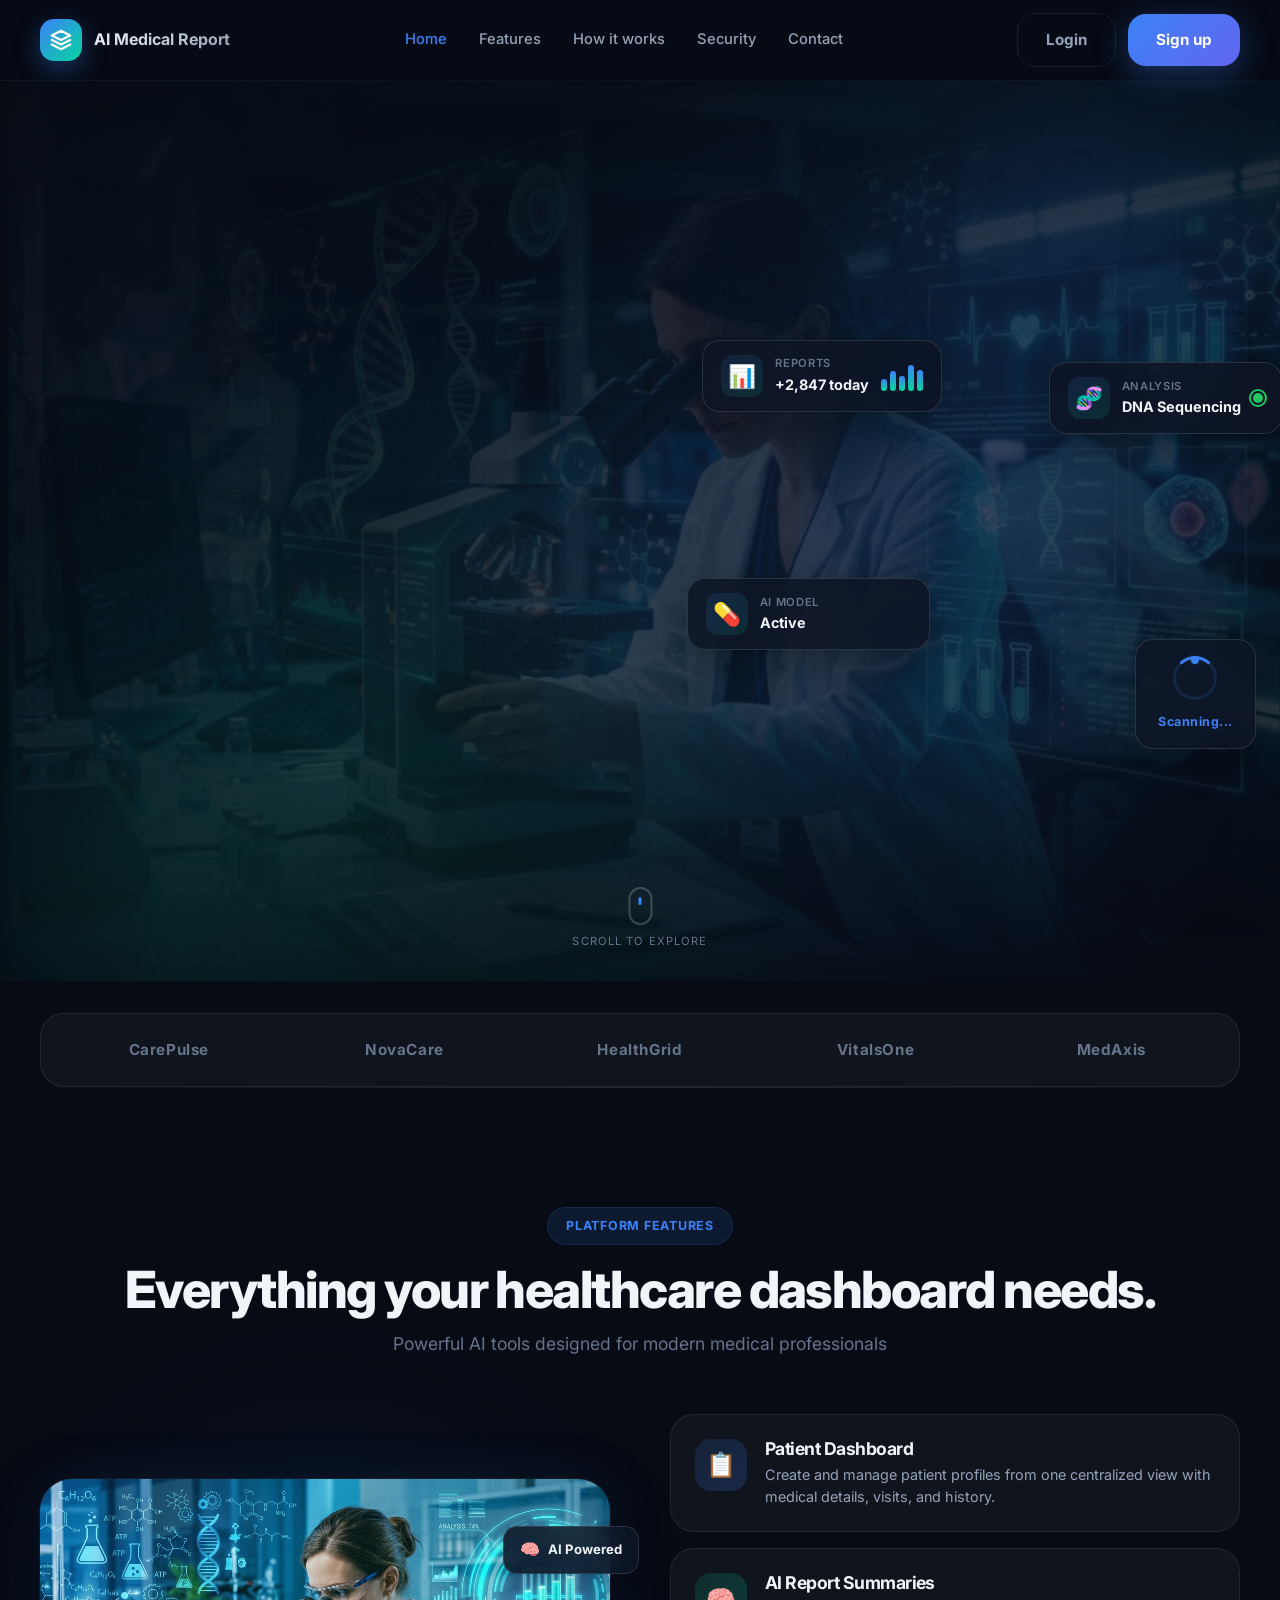
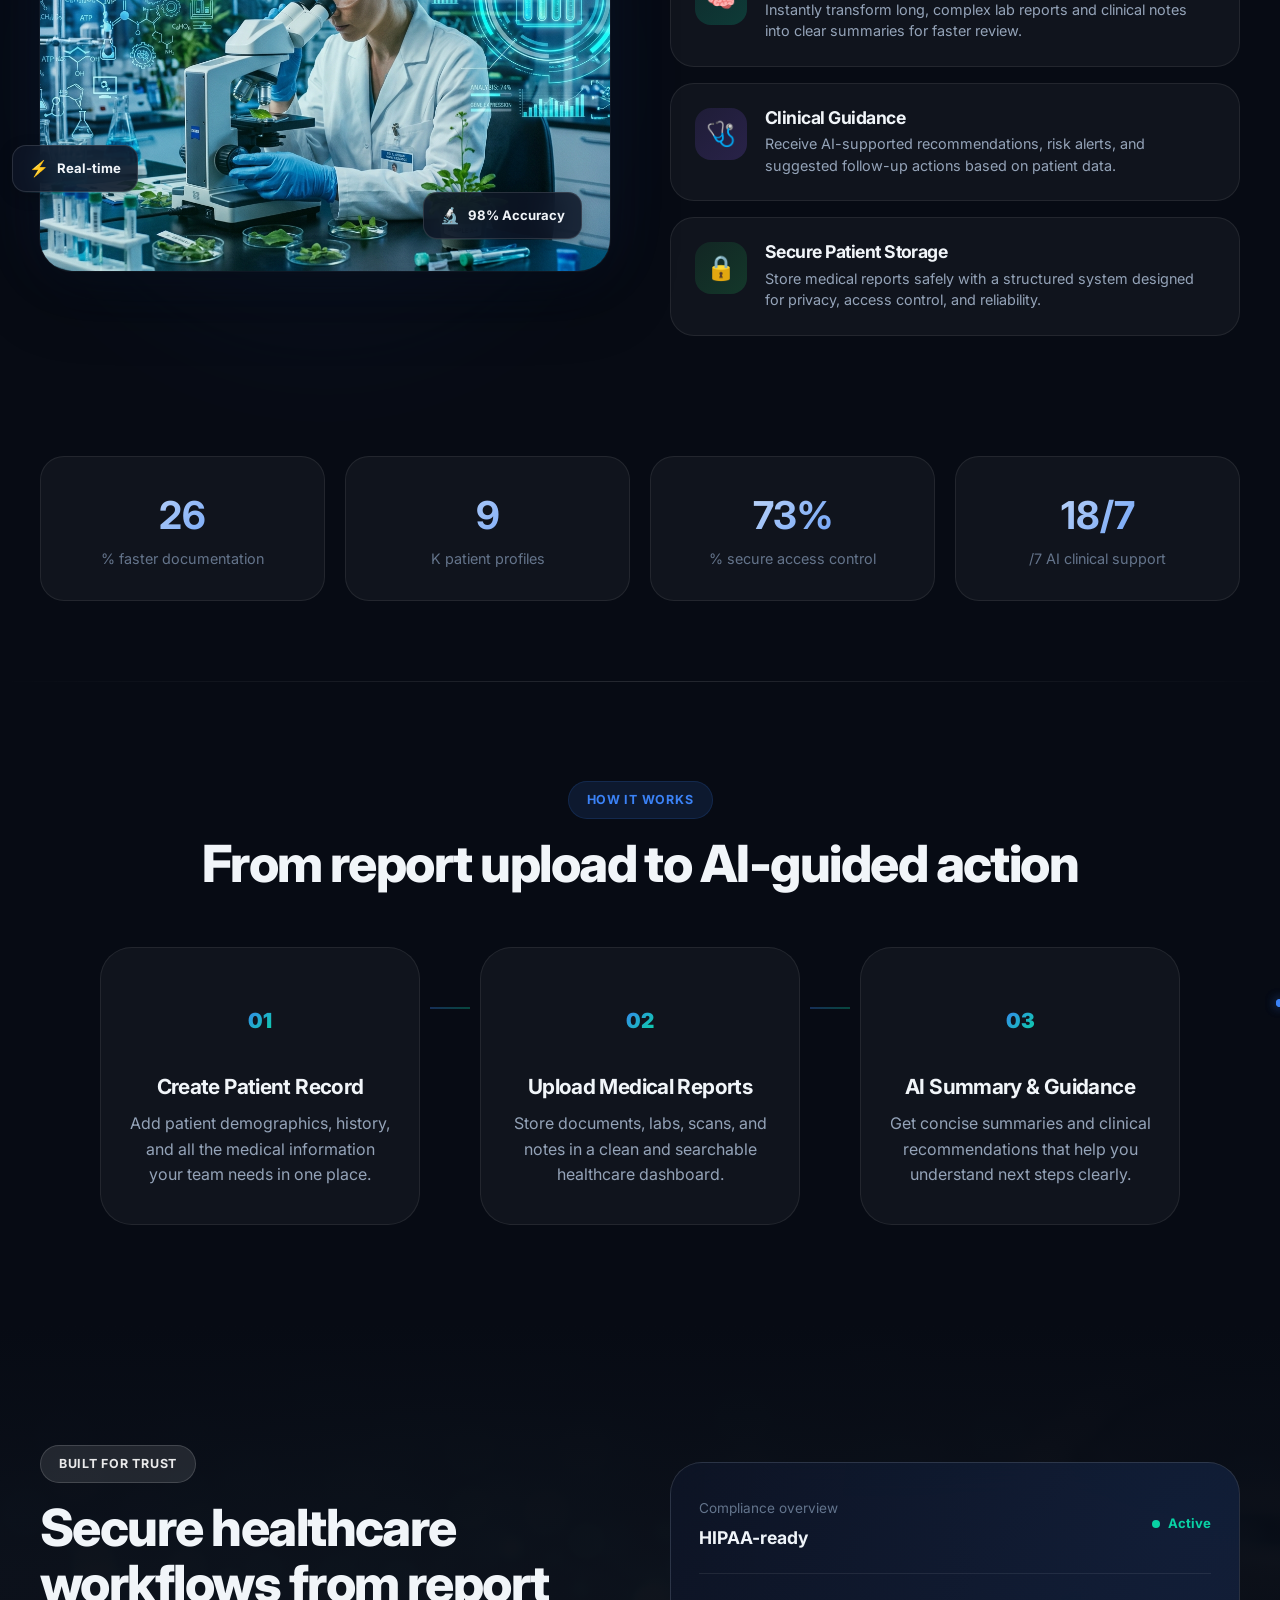
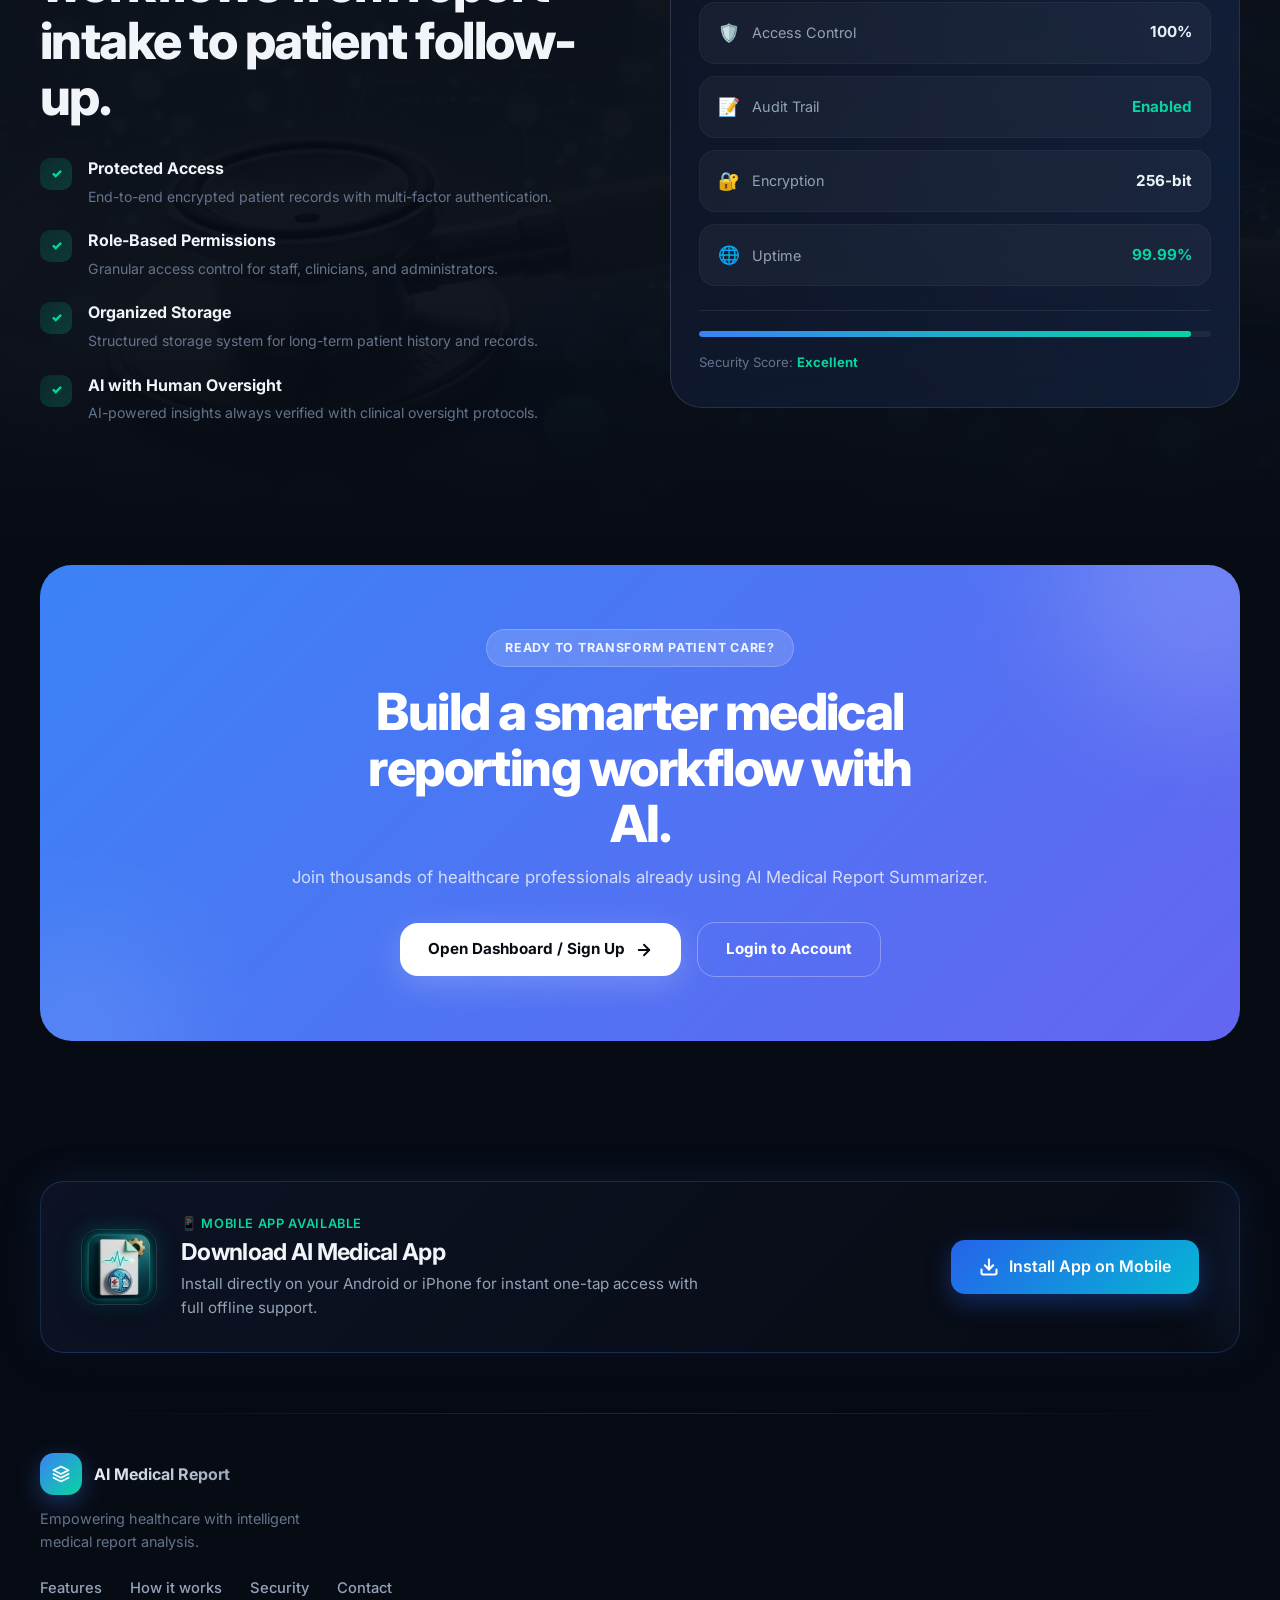
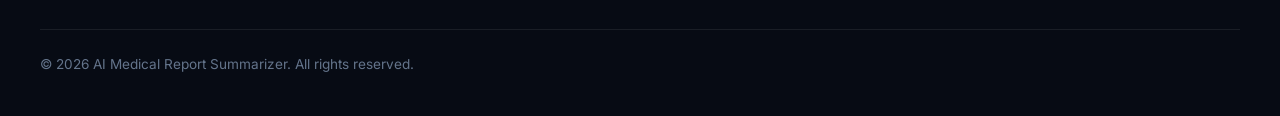
<file: index.html>
<!DOCTYPE html>
<html lang="en">
  <head>
    <meta charset="UTF-8" />
    <meta name="viewport" content="width=device-width, initial-scale=1.0" />
    <meta
      name="description"
      content="AI Medical Report Summarizer helps healthcare teams organize patient records, analyze medical reports, and receive AI-powered guidance in one secure dashboard."
    />
    <title>AI Medical Report Summarizer</title>
    <link rel="preconnect" href="https://fonts.googleapis.com" />
    <link rel="preconnect" href="https://fonts.gstatic.com" crossorigin />
    <link
      href="https://fonts.googleapis.com/css2?family=Inter:wght@400;500;600;700;800;900&display=swap"
      rel="stylesheet"
    />
    <link rel="stylesheet" href="style.css" />

    <!-- PWA Settings -->
    <link rel="manifest" href="manifest.json" />
    <meta name="theme-color" content="#070b14" />
    <meta name="mobile-web-app-capable" content="yes" />
    <meta name="apple-mobile-web-app-capable" content="yes" />
    <meta name="apple-mobile-web-app-status-bar-style" content="black-translucent" />
    <meta name="apple-mobile-web-app-title" content="AI Medical" />
    <link rel="apple-touch-icon" href="icons/apple-touch-icon.png" />
    <link rel="icon" type="image/png" sizes="32x32" href="icons/favicon-32.png" />
    <link rel="icon" type="image/png" sizes="192x192" href="icons/icon-192.png" />
    <link rel="shortcut icon" href="favicon.png" />
    <script src="pwa.js" defer></script>
  </head>
  <body>
    <!-- ════════ HEADER ════════ -->
    <header class="header" id="top">
      <div class="container nav-container">
        <div class="brand-wrap">
          <div class="brand-mark">
            <svg width="22" height="22" viewBox="0 0 24 24" fill="none" stroke="currentColor" stroke-width="2.5" stroke-linecap="round" stroke-linejoin="round">
              <path d="M12 2L2 7l10 5 10-5-10-5z"/>
              <path d="M2 17l10 5 10-5"/>
              <path d="M2 12l10 5 10-5"/>
            </svg>
          </div>
          <div class="brand-text">AI Medical Report</div>
        </div>

        <nav class="nav" id="mainNav">
          <a href="#hero">Home</a>
          <a href="#features">Features</a>
          <a href="#how-it-works">How it works</a>
          <a href="#security">Security</a>
          <a href="#contact">Contact</a>
          <div class="nav-mobile-auth">
            <a href="login.html" class="btn btn-ghost nav-btn-full">🔑 Login to Account</a>
            <a href="signup.html" class="btn btn-primary nav-btn-full">✨ Sign Up / Open Dashboard</a>
          </div>
        </nav>

        <div class="nav-actions">
          <a href="login.html" class="btn btn-ghost header-login-btn">Login</a>
          <a href="signup.html" class="btn btn-primary header-signup-btn">Sign up</a>
          <button class="nav-toggle" aria-label="Toggle navigation" aria-expanded="false">
            <span></span>
            <span></span>
            <span></span>
          </button>
        </div>
      </div>
    </header>

    <main>
      <!-- ════════ SECTION 1: HERO with IMAGE 1 ════════ -->
      <section class="hero" id="hero">
        <!-- ═══ FULL BACKGROUND IMAGE with animation ═══ -->
        <div class="hero-bg-image" aria-hidden="true">
          <img src="slide-1.jpg" alt="" class="hero-bg-img" loading="eager" />
          <div class="hero-bg-overlay"></div>
        </div>

        <!-- Animated particles & orbs on top of image -->
        <div class="hero-bg-effects" aria-hidden="true">
          <div class="floating-orb orb-1"></div>
          <div class="floating-orb orb-2"></div>
          <div class="floating-orb orb-3"></div>
          <div class="grid-lines"></div>
          <!-- Particles -->
          <span class="particle p1"></span>
          <span class="particle p2"></span>
          <span class="particle p3"></span>
          <span class="particle p4"></span>
          <span class="particle p5"></span>
          <span class="particle p6"></span>
          <span class="particle p7"></span>
          <span class="particle p8"></span>
        </div>

        <div class="container hero-content-wrap">
          <div class="hero-copy" id="heroCopy">
            <span class="eyebrow eyebrow-animated">
              <span class="eyebrow-dot"></span>
              Smart Healthcare Intelligence
            </span>
            <h1>Turn complex medical data into <span class="gradient-text">clear, actionable</span> insights.</h1>
            <p>
              Manage patient records, summarize reports in seconds, and guide care decisions with AI-powered clinical support built for modern healthcare teams.
            </p>

            <div class="hero-actions">
              <a href="signup.html" class="btn btn-primary btn-glow">
                <span>Summarize Report / Sign Up</span>
                <svg width="18" height="18" viewBox="0 0 24 24" fill="none" stroke="currentColor" stroke-width="2.5" stroke-linecap="round" stroke-linejoin="round"><path d="M5 12h14"/><path d="m12 5 7 7-7 7"/></svg>
              </a>
              <a href="login.html" class="btn btn-glass">
                <span>Login to Dashboard</span>
              </a>
            </div>

            <div class="hero-trust">
              <div class="trust-item">
                <strong data-count="24">0</strong>
                <span>K+ Reports</span>
              </div>
              <div class="trust-divider"></div>
              <div class="trust-item">
                <strong>98%</strong>
                <span>Faster</span>
              </div>
              <div class="trust-divider"></div>
              <div class="trust-item">
                <strong>24/7</strong>
                <span>AI Active</span>
              </div>
            </div>
          </div>

          <!-- Floating cards overlay on the background image -->
          <div class="hero-floating-elements" id="heroVisual">
            <div class="hero-glow-ring ring-1" aria-hidden="true"></div>
            <div class="hero-glow-ring ring-2" aria-hidden="true"></div>
            <div class="hero-glow-ring ring-3" aria-hidden="true"></div>

            <div class="hero-float-card float-dna">
              <div class="float-icon">🧬</div>
              <div class="float-info">
                <span class="float-label">Analysis</span>
                <strong>DNA Sequencing</strong>
              </div>
              <div class="float-pulse"></div>
            </div>

            <div class="hero-float-card float-heartbeat">
              <div class="float-icon">💊</div>
              <div class="float-info">
                <span class="float-label">AI Model</span>
                <strong>Active</strong>
              </div>
              <svg class="heartbeat-svg" viewBox="0 0 100 30">
                <polyline class="heartbeat-line" points="0,15 20,15 25,5 30,25 35,10 40,15 55,15 60,5 65,25 70,15 100,15"/>
              </svg>
            </div>

            <div class="hero-float-card float-stats">
              <div class="float-icon">📊</div>
              <div class="float-info">
                <span class="float-label">Reports</span>
                <strong>+2,847 today</strong>
              </div>
              <div class="mini-bar-chart">
                <span style="height:40%"></span>
                <span style="height:65%"></span>
                <span style="height:50%"></span>
                <span style="height:85%"></span>
                <span style="height:70%"></span>
              </div>
            </div>

            <div class="hero-float-card float-scan">
              <div class="scan-ring"><div class="scan-dot"></div></div>
              <span class="scan-text">Scanning...</span>
            </div>
          </div>
        </div>

        <!-- Scroll indicator -->
        <div class="scroll-indicator" aria-hidden="true">
          <div class="scroll-mouse">
            <div class="scroll-wheel"></div>
          </div>
          <span>Scroll to explore</span>
        </div>
      </section>

      <!-- ════════ LOGO STRIP ════════ -->
      <section class="logo-strip">
        <div class="container trust-row">
          <span>CarePulse</span>
          <span>NovaCare</span>
          <span>HealthGrid</span>
          <span>VitalsOne</span>
          <span>MedAxis</span>
        </div>
      </section>

      <!-- ════════ SECTION 2: FEATURES with IMAGE 2 ════════ -->
      <section class="features-showcase" id="features">
        <div class="container">
          <div class="section-head centered reveal-up">
            <span class="eyebrow">Platform Features</span>
            <h2>Everything your healthcare dashboard needs.</h2>
            <p class="section-subtitle">Powerful AI tools designed for modern medical professionals</p>
          </div>

          <div class="features-split reveal-up">
            <!-- Image 2 - Features section -->
            <div class="features-image-wrap">
              <div class="features-image-bg-glow" aria-hidden="true"></div>
              <div class="features-img-container">
                <img src="slide-2.jpg" alt="Research and development with biochemistry analysis" class="features-img" loading="lazy" />
                <div class="features-img-overlay"></div>
              </div>
              <!-- Floating badges on the image -->
              <div class="feature-badge badge-1">
                <span class="badge-icon">🧠</span>
                <span class="badge-text">AI Powered</span>
              </div>
              <div class="feature-badge badge-2">
                <span class="badge-icon">⚡</span>
                <span class="badge-text">Real-time</span>
              </div>
              <div class="feature-badge badge-3">
                <span class="badge-icon">🔬</span>
                <span class="badge-text">98% Accuracy</span>
              </div>
            </div>

            <!-- Feature cards -->
            <div class="features-cards">
              <article class="feature-card reveal-right" style="--delay:0.1s">
                <div class="icon-box icon-blue">📋</div>
                <div>
                  <h3>Patient Dashboard</h3>
                  <p>Create and manage patient profiles from one centralized view with medical details, visits, and history.</p>
                </div>
              </article>

              <article class="feature-card reveal-right" style="--delay:0.2s">
                <div class="icon-box icon-teal">🧠</div>
                <div>
                  <h3>AI Report Summaries</h3>
                  <p>Instantly transform long, complex lab reports and clinical notes into clear summaries for faster review.</p>
                </div>
              </article>

              <article class="feature-card reveal-right" style="--delay:0.3s">
                <div class="icon-box icon-purple">🩺</div>
                <div>
                  <h3>Clinical Guidance</h3>
                  <p>Receive AI-supported recommendations, risk alerts, and suggested follow-up actions based on patient data.</p>
                </div>
              </article>

              <article class="feature-card reveal-right" style="--delay:0.4s">
                <div class="icon-box icon-green">🔒</div>
                <div>
                  <h3>Secure Patient Storage</h3>
                  <p>Store medical reports safely with a structured system designed for privacy, access control, and reliability.</p>
                </div>
              </article>
            </div>
          </div>
        </div>
      </section>

      <!-- ════════ STATS SECTION ════════ -->
      <section class="stats-section" id="platform">
        <div class="container stats-grid">
          <div class="stat-box reveal-up" style="--delay:0s">
            <strong class="count" data-target="35">0</strong>
            <span>% faster documentation</span>
          </div>
          <div class="stat-box reveal-up" style="--delay:0.1s">
            <strong class="count" data-target="12">0</strong>
            <span>K patient profiles</span>
          </div>
          <div class="stat-box reveal-up" style="--delay:0.2s">
            <strong class="count" data-target="99">0</strong>
            <span>% secure access control</span>
          </div>
          <div class="stat-box reveal-up" style="--delay:0.3s">
            <strong class="count" data-target="24">0</strong>
            <span>/7 AI clinical support</span>
          </div>
        </div>
      </section>

      <!-- ════════ HOW IT WORKS ════════ -->
      <section class="workflow" id="how-it-works">
        <div class="container">
          <div class="section-head centered reveal-up">
            <span class="eyebrow">How it works</span>
            <h2>From report upload to AI-guided action</h2>
          </div>

          <div class="workflow-grid">
            <div class="workflow-step reveal-up" style="--delay:0s">
              <span class="step-number">
                <span class="step-num-text">01</span>
                <svg class="step-ring" viewBox="0 0 100 100"><circle cx="50" cy="50" r="45"/></svg>
              </span>
              <h3>Create Patient Record</h3>
              <p>Add patient demographics, history, and all the medical information your team needs in one place.</p>
            </div>
            <div class="workflow-connector" aria-hidden="true">
              <div class="connector-line"></div>
              <div class="connector-dot"></div>
            </div>
            <div class="workflow-step reveal-up" style="--delay:0.15s">
              <span class="step-number">
                <span class="step-num-text">02</span>
                <svg class="step-ring" viewBox="0 0 100 100"><circle cx="50" cy="50" r="45"/></svg>
              </span>
              <h3>Upload Medical Reports</h3>
              <p>Store documents, labs, scans, and notes in a clean and searchable healthcare dashboard.</p>
            </div>
            <div class="workflow-connector" aria-hidden="true">
              <div class="connector-line"></div>
              <div class="connector-dot"></div>
            </div>
            <div class="workflow-step reveal-up" style="--delay:0.3s">
              <span class="step-number">
                <span class="step-num-text">03</span>
                <svg class="step-ring" viewBox="0 0 100 100"><circle cx="50" cy="50" r="45"/></svg>
              </span>
              <h3>AI Summary &amp; Guidance</h3>
              <p>Get concise summaries and clinical recommendations that help you understand next steps clearly.</p>
            </div>
          </div>
        </div>
      </section>

      <!-- ════════ SECTION 3: SECURITY with IMAGE 3 ════════ -->
      <section class="security" id="security">
        <div class="security-bg" aria-hidden="true">
          <img src="slide-3.jpg" alt="" class="security-bg-img" loading="lazy" />
          <div class="security-bg-overlay"></div>
          <div class="security-particles">
            <span class="sec-particle sp1"></span>
            <span class="sec-particle sp2"></span>
            <span class="sec-particle sp3"></span>
            <span class="sec-particle sp4"></span>
            <span class="sec-particle sp5"></span>
            <span class="sec-particle sp6"></span>
            <span class="sec-particle sp7"></span>
            <span class="sec-particle sp8"></span>
          </div>
        </div>

        <div class="container security-content">
          <div class="security-grid">
            <div class="security-copy reveal-up">
              <span class="eyebrow eyebrow-light">Built for trust</span>
              <h2>Secure healthcare workflows from report intake to patient follow-up.</h2>
              <ul>
                <li>
                  <div class="check-circle">✓</div>
                  <div>
                    <strong>Protected Access</strong>
                    <p>End-to-end encrypted patient records with multi-factor authentication.</p>
                  </div>
                </li>
                <li>
                  <div class="check-circle">✓</div>
                  <div>
                    <strong>Role-Based Permissions</strong>
                    <p>Granular access control for staff, clinicians, and administrators.</p>
                  </div>
                </li>
                <li>
                  <div class="check-circle">✓</div>
                  <div>
                    <strong>Organized Storage</strong>
                    <p>Structured storage system for long-term patient history and records.</p>
                  </div>
                </li>
                <li>
                  <div class="check-circle">✓</div>
                  <div>
                    <strong>AI with Human Oversight</strong>
                    <p>AI-powered insights always verified with clinical oversight protocols.</p>
                  </div>
                </li>
              </ul>
            </div>

            <div class="security-panel reveal-right">
              <div class="panel-glow" aria-hidden="true"></div>
              <div class="panel-header">
                <div>
                  <span>Compliance overview</span>
                  <strong>HIPAA-ready</strong>
                </div>
                <div class="status-dot">
                  <span class="status-pulse"></span>
                  Active
                </div>
              </div>
              <div class="panel-list">
                <div class="panel-item">
                  <div class="panel-item-left">
                    <div class="panel-item-icon">🛡️</div>
                    <span>Access Control</span>
                  </div>
                  <strong class="panel-value">100%</strong>
                </div>
                <div class="panel-item">
                  <div class="panel-item-left">
                    <div class="panel-item-icon">📝</div>
                    <span>Audit Trail</span>
                  </div>
                  <strong class="panel-value accent">Enabled</strong>
                </div>
                <div class="panel-item">
                  <div class="panel-item-left">
                    <div class="panel-item-icon">🔐</div>
                    <span>Encryption</span>
                  </div>
                  <strong class="panel-value">256-bit</strong>
                </div>
                <div class="panel-item">
                  <div class="panel-item-left">
                    <div class="panel-item-icon">🌐</div>
                    <span>Uptime</span>
                  </div>
                  <strong class="panel-value accent">99.99%</strong>
                </div>
              </div>
              <div class="panel-footer">
                <div class="panel-bar">
                  <div class="panel-bar-fill"></div>
                </div>
                <span>Security Score: <strong>Excellent</strong></span>
              </div>
            </div>
          </div>
        </div>
      </section>

      <!-- ════════ CTA ════════ -->
      <section class="cta" id="contact">
        <div class="container">
          <div class="cta-box reveal-up">
            <div class="cta-bg-effects" aria-hidden="true">
              <div class="cta-orb cta-orb-1"></div>
              <div class="cta-orb cta-orb-2"></div>
            </div>
            <div class="cta-content">
              <span class="eyebrow eyebrow-light">Ready to transform patient care?</span>
              <h2>Build a smarter medical reporting workflow with AI.</h2>
              <p>Join thousands of healthcare professionals already using AI Medical Report Summarizer.</p>
            </div>
            <div class="cta-actions">
              <a href="signup.html" class="btn btn-white btn-glow">
                <span>Open Dashboard / Sign Up</span>
                <svg width="18" height="18" viewBox="0 0 24 24" fill="none" stroke="currentColor" stroke-width="2.5" stroke-linecap="round" stroke-linejoin="round"><path d="M5 12h14"/><path d="m12 5 7 7-7 7"/></svg>
              </a>
              <a href="login.html" class="btn btn-outline-white">Login to Account</a>
            </div>
          </div>
        </div>
      </section>

      <!-- ════════ MOBILE APP INSTALL BANNER ════════ -->
      <section class="app-install-section" id="download-app">
        <div class="container">
          <div class="app-install-card">
            <div class="app-install-left">
              <div class="app-install-icon-wrap">
                <img src="icons/icon-192.png" alt="AI Medical App Icon" class="app-install-logo" />
              </div>
              <div class="app-install-info">
                <span class="app-install-badge">📱 Mobile App Available</span>
                <h3>Download AI Medical App</h3>
                <p>Install directly on your Android or iPhone for instant one-tap access with full offline support.</p>
              </div>
            </div>
            <div class="app-install-right">
              <button id="mainInstallBtn" class="btn btn-install-main" type="button">
                <svg width="20" height="20" viewBox="0 0 24 24" fill="none" stroke="currentColor" stroke-width="2.5" stroke-linecap="round" stroke-linejoin="round">
                  <path d="M21 15v4a2 2 0 0 1-2 2H5a2 2 0 0 1-2-2v-4"/>
                  <polyline points="7 10 12 15 17 10"/>
                  <line x1="12" y1="15" x2="12" y2="3"/>
                </svg>
                <span>Install App on Mobile</span>
              </button>
            </div>
          </div>
        </div>
      </section>
    </main>

    <!-- ════════ FOOTER ════════ -->
    <footer class="footer">
      <div class="container footer-inner">
        <div class="footer-brand">
          <div class="brand-wrap">
            <div class="brand-mark">
              <svg width="18" height="18" viewBox="0 0 24 24" fill="none" stroke="currentColor" stroke-width="2.5" stroke-linecap="round" stroke-linejoin="round">
                <path d="M12 2L2 7l10 5 10-5-10-5z"/>
                <path d="M2 17l10 5 10-5"/>
                <path d="M2 12l10 5 10-5"/>
              </svg>
            </div>
            <div class="brand-text">AI Medical Report</div>
          </div>
          <p class="footer-desc">Empowering healthcare with intelligent medical report analysis.</p>
        </div>
        <div class="footer-links">
          <a href="#features">Features</a>
          <a href="#how-it-works">How it works</a>
          <a href="#security">Security</a>
          <a href="#contact">Contact</a>
        </div>
        <div class="footer-bottom">
          <p>&copy; <span id="year"></span> AI Medical Report Summarizer. All rights reserved.</p>
        </div>
      </div>
    </footer>

    <script src="script.js"></script>

    <!-- PWA Install Guidance Modal -->
    <div class="pwa-modal-overlay" id="pwaInstallModal" role="dialog" aria-modal="true" aria-labelledby="pwaModalTitle">
      <div class="pwa-modal">
        <button class="pwa-modal-close" id="pwaModalClose" aria-label="Close modal">&times;</button>
        <div class="pwa-modal-header">
          <img src="icons/icon-192.png" alt="App Icon" class="pwa-modal-icon" />
          <div>
            <h3 class="pwa-modal-title" id="pwaModalTitle">AI Medical Summarizer</h3>
            <p class="pwa-modal-subtitle">Ready to install on your phone</p>
          </div>
        </div>

        <!-- Iframe / Hugging Face Direct Link Guidance -->
        <div class="pwa-step-card" id="pwaStepIframe" style="display:none; border: 1px solid #3b82f6; background: rgba(59, 130, 246, 0.12);">
          <div class="pwa-step-title" style="color: #60a5fa;">
            <span>📱 Direct App Installation</span>
          </div>
          <p style="font-size: 0.88rem; color: #cbd5e1; margin-bottom: 12px; line-height: 1.5;">
            Android Chrome preview window ke andar se direct install allow nahi karta. App ko phone mein baki apps k sath install karne k liye direct Chrome mein open karein:
          </p>
          <a href="https://saqiba-arif.github.io/AI-Medical-Report-Summarizer/" target="_blank" rel="noopener noreferrer" class="btn btn-primary" style="display:inline-flex; justify-content:center; align-items:center; gap:8px; width:100%; text-decoration:none; padding:12px; font-weight:600; border-radius:10px; box-sizing:border-box;">
            <span>🚀 Open in Chrome & Install</span>
          </a>
        </div>

        <div class="pwa-step-card" id="pwaStepAndroid">
          <div class="pwa-step-title">
            <span>🤖 Android (Google Chrome / Edge)</span>
          </div>
          <ol>
            <li>Tap the <strong>3 vertical dots (⋮)</strong> at top-right corner of Chrome.</li>
            <li>Select <strong>"Install app"</strong> or <strong>"Add to Home screen"</strong>.</li>
            <li>Tap <strong>Install</strong> to confirm. The stethoscope icon will appear in your apps list!</li>
          </ol>
        </div>

        <div class="pwa-step-card" id="pwaStepIos">
          <div class="pwa-step-title">
            <span>🍎 iPhone / iPad (Safari)</span>
          </div>
          <ol>
            <li>Tap the <strong>Share</strong> button (⬆️ square with arrow) at the bottom.</li>
            <li>Scroll down and tap <strong>"Add to Home Screen"</strong>.</li>
            <li>Tap <strong>Add</strong> in the top-right corner. Done!</li>
          </ol>
        </div>
      </div>
    </div>
  </body>
</html>
</file>
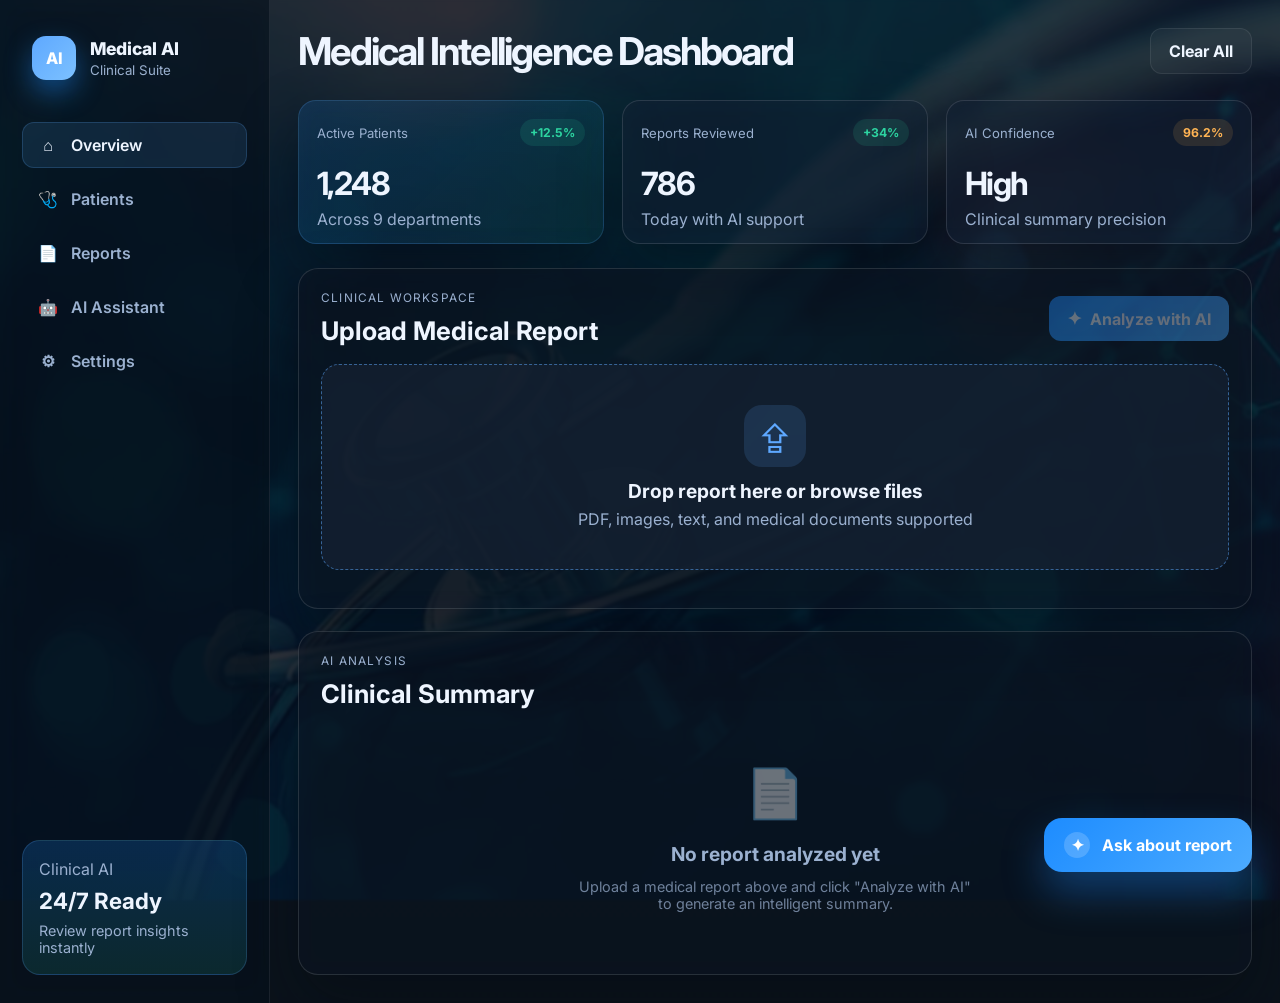
<file: dashboard.html>
<!DOCTYPE html>
<html lang="en">
  <head>
    <meta charset="UTF-8" />
    <meta name="viewport" content="width=device-width, initial-scale=1.0" />
    <title>Medical Intelligence Dashboard</title>
    <link rel="preconnect" href="https://fonts.googleapis.com" />
    <link rel="preconnect" href="https://fonts.gstatic.com" crossorigin />
    <link
      href="https://fonts.googleapis.com/css2?family=Inter:wght@400;500;600;700;800&display=swap"
      rel="stylesheet"
    />
    <link rel="stylesheet" href="dashboard.css" />

    <!-- PWA Settings -->
    <link rel="manifest" href="manifest.json" />
    <meta name="theme-color" content="#070b14" />
    <meta name="mobile-web-app-capable" content="yes" />
    <meta name="apple-mobile-web-app-capable" content="yes" />
    <meta name="apple-mobile-web-app-status-bar-style" content="black-translucent" />
    <meta name="apple-mobile-web-app-title" content="AI Medical" />
    <link rel="apple-touch-icon" href="icons/apple-touch-icon.png" />
    <link rel="icon" type="image/png" sizes="32x32" href="icons/favicon-32.png" />
    <link rel="icon" type="image/png" sizes="192x192" href="icons/icon-192.png" />
    <link rel="shortcut icon" href="favicon.png" />
  </head>
  <body>
    <div class="dashboard-shell">
      <aside class="sidebar">
        <div class="brand-block">
          <div class="brand-mark">AI</div>
          <div>
            <div class="brand-name">Medical AI</div>
            <small>Clinical Suite</small>
          </div>
        </div>

        <nav class="side-nav">
          <a href="#" class="active">
            <span class="nav-icon">⌂</span>
            Overview
          </a>
          <a href="#">
            <span class="nav-icon">🩺</span>
            Patients
          </a>
          <a href="#">
            <span class="nav-icon">📄</span>
            Reports
          </a>
          <a href="#" id="navAIAssistant">
            <span class="nav-icon">🤖</span>
            AI Assistant
          </a>
          <a href="#">
            <span class="nav-icon">⚙</span>
            Settings
          </a>
        </nav>

        <div class="sidebar-card">
          <p>Clinical AI</p>
          <strong>24/7 Ready</strong>
          <span>Review report insights instantly</span>
        </div>
      </aside>

      <main class="main-panel">
        <header class="topbar">
          <div>
            <h1>Medical Intelligence Dashboard</h1>
          </div>

          <div class="topbar-actions">
            <button class="ghost-btn" id="clearAllBtn">Clear All</button>
          </div>
        </header>

        <section class="overview-grid">
          <article class="glass-card accent">
            <div class="card-head">
              <span class="label">Active Patients</span>
              <span class="trend positive">+12.5%</span>
            </div>
            <div class="stat-row">
              <strong>1,248</strong>
              <span>Across 9 departments</span>
            </div>
          </article>

          <article class="glass-card">
            <div class="card-head">
              <span class="label">Reports Reviewed</span>
              <span class="trend positive">+34%</span>
            </div>
            <div class="stat-row">
              <strong>786</strong>
              <span>Today with AI support</span>
            </div>
          </article>

          <article class="glass-card">
            <div class="card-head">
              <span class="label">AI Confidence</span>
              <span class="trend neutral">96.2%</span>
            </div>
            <div class="stat-row">
              <strong>High</strong>
              <span>Clinical summary precision</span>
            </div>
          </article>
        </section>

        <!-- ═══ API Key Warning Banner ═══ -->
        <div class="api-key-banner" id="apiKeyBanner">
          <div class="banner-icon">🔑</div>
          <div class="banner-content">
            <strong>Groq API Key Required</strong>
            <p>Open <code>ai-service.js</code> (Line 10) and paste your key, or paste it directly below:</p>
            <div style="margin-top: 8px; display: flex; gap: 8px; align-items: center; flex-wrap: wrap;">
              <input type="password" id="bannerApiKeyInput" placeholder="gsk_..." style="background: rgba(0,0,0,0.3); border: 1px solid rgba(255,255,255,0.2); border-radius: 8px; padding: 7px 12px; color: #fff; font-size: 0.85rem; width: 260px;" />
              <button id="bannerSaveKeyBtn" type="button" class="mini-btn" style="padding: 7px 14px; font-size: 0.85rem; background: #38bdf8; color: #020617; font-weight: 700; border-radius: 8px; cursor: pointer; border: none;">Save Key</button>
              <a href="https://console.groq.com/keys" target="_blank" rel="noopener" style="font-size: 0.85rem; color: #38bdf8; text-decoration: underline;">Get free Groq key ↗</a>
            </div>
          </div>
          <button class="banner-close" id="closeBanner" type="button">✕</button>
        </div>

        <section class="content-grid">
          <div class="left-column">
            <!-- ═══ Upload Panel ═══ -->
            <article class="panel upload-panel">
              <div class="panel-header">
                <div>
                  <p class="eyebrow">Clinical workspace</p>
                  <h2>Upload Medical Report</h2>
                </div>
                <button class="action-btn" id="analyzeBtn" disabled>
                  <span class="btn-icon">✦</span>
                  Analyze with AI
                </button>
              </div>

              <label class="upload-box" for="reportInput" id="uploadBox">
                <input id="reportInput" type="file" accept=".pdf,.png,.jpg,.jpeg,.doc,.docx,.txt,.webp" />
                <div class="upload-icon">⇪</div>
                <h3>Drop report here or browse files</h3>
                <p>PDF, images, text, and medical documents supported</p>
              </label>

              <div class="uploaded-file" id="uploadedFile">
                <!-- File info will appear here -->
              </div>
            </article>

            <!-- ═══ Summary Panel ═══ -->
            <article class="panel summary-panel" id="summaryPanel">
              <div class="panel-header small-gap">
                <div>
                  <p class="eyebrow">AI analysis</p>
                  <h2>Clinical Summary</h2>
                </div>
                <div class="summary-actions">
                  <button class="mini-btn" id="regenerateBtn" style="display:none">
                    ↻ Regenerate
                  </button>
                  <button class="mini-btn outline" id="copySummaryBtn" style="display:none">
                    📋 Copy
                  </button>
                </div>
              </div>

              <!-- Empty state -->
              <div class="summary-empty" id="summaryEmpty">
                <div class="empty-icon">📄</div>
                <h3>No report analyzed yet</h3>
                <p>Upload a medical report above and click "Analyze with AI" to generate an intelligent summary.</p>
              </div>

              <!-- Loading state -->
              <div class="summary-loading" id="summaryLoading" style="display:none">
                <div class="ai-spinner">
                  <div class="spinner-ring"></div>
                  <div class="spinner-icon">✦</div>
                </div>
                <h3>Analyzing report...</h3>
                <p class="loading-sub" id="loadingText">AI is reading and understanding your medical report</p>
                <div class="loading-bar">
                  <div class="loading-bar-fill" id="loadingBarFill"></div>
                </div>
              </div>

              <!-- Summary content -->
              <div class="summary-content" id="summaryBox" style="display:none"></div>

              <!-- Error state -->
              <div class="summary-error" id="summaryError" style="display:none">
                <div class="error-icon">⚠️</div>
                <h3>Analysis Failed</h3>
                <p id="errorMessage">Something went wrong. Please try again.</p>
                <button class="mini-btn" id="retryBtn">Try Again</button>
              </div>
            </article>
          </div>
        </section>
      </main>
    </div>

    <!-- ═══ Chat Launcher ═══ -->
    <button class="chat-launcher" id="chatLauncher" type="button">
      <span class="launcher-icon">✦</span>
      <span>Ask about report</span>
      <span class="chat-badge" id="chatBadge" style="display:none">●</span>
    </button>

    <!-- ═══ Chat Drawer ═══ -->
    <aside class="chat-drawer" id="chatDrawer" aria-live="polite">
      <div class="drawer-header">
        <div>
          <p class="eyebrow">AI assistant</p>
          <h3>Medical Chatbot</h3>
        </div>
        <div class="drawer-header-actions">
          <button class="icon-btn" id="clearChatBtn" type="button" title="Clear chat">🗑️</button>
          <button class="close-chat" id="closeChat" type="button" aria-label="Close chat">✕</button>
        </div>
      </div>

      <div class="chat-status" id="chatStatus">
        <span class="status-dot"></span>
        <span id="chatStatusText">No report loaded</span>
      </div>

      <div class="chat-box" id="chatBox">
        <div class="message bot">
          <div class="message-avatar">✦</div>
          <div class="message-content">
            <p>Hello! I'm your medical AI assistant. Upload a report and I can answer questions about it — lab values, diagnoses, medications, follow-up recommendations, and more.</p>
          </div>
        </div>
      </div>

      <!-- Quick action chips -->
      <div class="chat-chips" id="chatChips">
        <button class="chip" data-msg="What are the key findings?">Key findings</button>
        <button class="chip" data-msg="Are there any abnormal values?">Abnormal values</button>
        <button class="chip" data-msg="What follow-up is recommended?">Follow-up</button>
        <button class="chip" data-msg="Explain in simple terms">Simplify</button>
      </div>

      <form class="chat-form" id="chatForm">
        <input id="chatInput" type="text" placeholder="Ask anything about the report..." autocomplete="off" />
        <button type="submit" id="chatSendBtn">
          <span>Send</span>
        </button>
      </form>
    </aside>

    <script src="ai-service.js?v=2.1"></script>
    <script src="dashboard.js?v=2.1"></script>
    <script src="pwa.js?v=2.1"></script>
  </body>
</html>
</file>
<file: style.css>
/* ═══════════════════════════════════════════
   AI MEDICAL REPORT SUMMARIZER - DESIGN SYSTEM
   ═══════════════════════════════════════════ */

:root {
  --bg: #070b14;
  --bg-surface: #0d1425;
  --surface: rgba(255, 255, 255, 0.04);
  --surface-hover: rgba(255, 255, 255, 0.08);
  --surface-glass: rgba(255, 255, 255, 0.06);
  --primary: #3b82f6;
  --primary-dark: #2563eb;
  --primary-glow: rgba(59, 130, 246, 0.35);
  --primary-soft: rgba(59, 130, 246, 0.12);
  --accent: #06d6a0;
  --accent-glow: rgba(6, 214, 160, 0.3);
  --accent-soft: rgba(6, 214, 160, 0.12);
  --purple: #8b5cf6;
  --purple-soft: rgba(139, 92, 246, 0.12);
  --text: #f1f5f9;
  --text-secondary: #94a3b8;
  --text-muted: #64748b;
  --border: rgba(255, 255, 255, 0.08);
  --border-light: rgba(255, 255, 255, 0.12);
  --shadow-sm: 0 4px 16px rgba(0, 0, 0, 0.2);
  --shadow-md: 0 12px 40px rgba(0, 0, 0, 0.3);
  --shadow-lg: 0 24px 64px rgba(0, 0, 0, 0.4);
  --shadow-glow: 0 0 60px rgba(59, 130, 246, 0.15);
  --radius-sm: 12px;
  --radius-md: 18px;
  --radius-lg: 24px;
  --radius-xl: 32px;
  --transition: 0.3s cubic-bezier(0.4, 0, 0.2, 1);
  --transition-spring: 0.5s cubic-bezier(0.22, 1, 0.36, 1);
}

/* ═══════ RESET & BASE ═══════ */
*, *::before, *::after {
  margin: 0;
  padding: 0;
  box-sizing: border-box;
}

html {
  scroll-behavior: smooth;
  scroll-padding-top: 90px;
}

body {
  font-family: "Inter", -apple-system, BlinkMacSystemFont, sans-serif;
  background: var(--bg);
  color: var(--text);
  line-height: 1.6;
  overflow-x: hidden;
  -webkit-font-smoothing: antialiased;
}

a { text-decoration: none; color: inherit; }
button { font: inherit; cursor: pointer; border: none; background: none; }
img { max-width: 100%; display: block; }

.container {
  width: min(1200px, calc(100% - 40px));
  margin: 0 auto;
}

/* ═══════ TYPOGRAPHY ═══════ */
h1, h2, h3 {
  line-height: 1.1;
  letter-spacing: -0.03em;
  font-weight: 800;
}

h1 {
  font-size: clamp(2.8rem, 5.5vw, 4.8rem);
  font-weight: 900;
}

h2 {
  font-size: clamp(2rem, 4vw, 3.2rem);
}

h3 {
  font-size: 1.25rem;
  font-weight: 700;
}

p { color: var(--text-secondary); }

.gradient-text {
  background: linear-gradient(135deg, var(--primary) 0%, var(--accent) 50%, var(--purple) 100%);
  -webkit-background-clip: text;
  -webkit-text-fill-color: transparent;
  background-clip: text;
}

.section-head { margin-bottom: 56px; }
.section-head.centered { text-align: center; }
.section-head h2 { margin-top: 16px; }
.section-subtitle {
  font-size: 1.1rem;
  color: var(--text-muted);
  margin-top: 12px;
  max-width: 520px;
  margin-left: auto;
  margin-right: auto;
}

.eyebrow {
  display: inline-flex;
  align-items: center;
  gap: 8px;
  padding: 8px 18px;
  border-radius: 999px;
  background: var(--primary-soft);
  color: var(--primary);
  font-size: 0.78rem;
  font-weight: 700;
  letter-spacing: 0.06em;
  text-transform: uppercase;
  border: 1px solid rgba(59, 130, 246, 0.15);
}

.eyebrow-light {
  background: rgba(255, 255, 255, 0.1);
  color: rgba(255, 255, 255, 0.9);
  border-color: rgba(255, 255, 255, 0.15);
}

.eyebrow-animated .eyebrow-dot {
  width: 8px;
  height: 8px;
  border-radius: 50%;
  background: var(--accent);
  animation: dotPulse 2s ease-in-out infinite;
  flex-shrink: 0;
}

@keyframes dotPulse {
  0%, 100% { opacity: 1; transform: scale(1); }
  50% { opacity: 0.5; transform: scale(0.7); }
}

/* ═══════ BUTTONS ═══════ */
.btn {
  display: inline-flex;
  align-items: center;
  gap: 10px;
  border-radius: var(--radius-md);
  padding: 14px 28px;
  font-weight: 700;
  font-size: 0.95rem;
  transition: all var(--transition);
  position: relative;
  overflow: hidden;
}

.btn::before {
  content: "";
  position: absolute;
  inset: 0;
  background: linear-gradient(135deg, rgba(255,255,255,0.15), transparent);
  opacity: 0;
  transition: opacity var(--transition);
}

.btn:hover::before { opacity: 1; }
.btn:hover { transform: translateY(-2px); }
.btn:active { transform: translateY(0); }

.btn-primary {
  background: linear-gradient(135deg, var(--primary), #6366f1);
  color: white;
  box-shadow: 0 8px 32px var(--primary-glow);
}

.btn-primary:hover {
  box-shadow: 0 12px 40px rgba(59, 130, 246, 0.5);
}

.btn-glow {
  animation: btnGlow 3s ease-in-out infinite;
}

@keyframes btnGlow {
  0%, 100% { box-shadow: 0 8px 32px var(--primary-glow); }
  50% { box-shadow: 0 8px 48px rgba(59, 130, 246, 0.5), 0 0 80px rgba(59, 130, 246, 0.2); }
}

.btn-glass {
  background: var(--surface-glass);
  color: var(--text);
  border: 1px solid var(--border-light);
  backdrop-filter: blur(12px);
}

.btn-glass:hover {
  background: var(--surface-hover);
  border-color: rgba(255, 255, 255, 0.2);
}

.btn-ghost {
  background: transparent;
  color: var(--text-secondary);
  border: 1px solid var(--border);
}

.btn-ghost:hover {
  color: var(--text);
  border-color: var(--border-light);
  background: var(--surface);
}

.btn-white {
  background: white;
  color: var(--bg);
  box-shadow: 0 8px 32px rgba(255, 255, 255, 0.2);
}

.btn-white:hover {
  box-shadow: 0 12px 40px rgba(255, 255, 255, 0.3);
}

.btn-outline-white {
  background: transparent;
  color: white;
  border: 1px solid rgba(255, 255, 255, 0.3);
}

.btn-outline-white:hover {
  background: rgba(255, 255, 255, 0.1);
  border-color: rgba(255, 255, 255, 0.5);
}

/* ═══════ HEADER ═══════ */
.header {
  position: sticky;
  top: 0;
  z-index: 100;
  background: rgba(7, 11, 20, 0.75);
  backdrop-filter: blur(20px) saturate(1.5);
  border-bottom: 1px solid var(--border);
  transition: all var(--transition);
}

.nav-container {
  display: flex;
  align-items: center;
  justify-content: space-between;
  min-height: 80px;
  gap: 24px;
}

.brand-wrap {
  display: flex;
  align-items: center;
  gap: 12px;
}

.brand-mark {
  display: grid;
  place-items: center;
  width: 42px;
  height: 42px;
  border-radius: 14px;
  background: linear-gradient(135deg, var(--primary), var(--accent));
  color: white;
  font-weight: 800;
  box-shadow: 0 8px 24px var(--primary-glow);
}

.brand-text {
  font-weight: 700;
  font-size: 1rem;
  background: linear-gradient(135deg, var(--text), var(--text-secondary));
  -webkit-background-clip: text;
  -webkit-text-fill-color: transparent;
  background-clip: text;
}

.nav {
  display: flex;
  align-items: center;
  gap: 32px;
}

.nav a {
  font-weight: 500;
  color: var(--text-secondary);
  font-size: 0.92rem;
  transition: color var(--transition);
  position: relative;
}

.nav a::after {
  content: "";
  position: absolute;
  bottom: -4px;
  left: 0;
  width: 0;
  height: 2px;
  background: linear-gradient(90deg, var(--primary), var(--accent));
  border-radius: 1px;
  transition: width var(--transition);
}

.nav a:hover { color: var(--text); }
.nav a:hover::after { width: 100%; }

.nav-mobile-auth {
  display: none;
}

.nav-actions {
  display: flex;
  align-items: center;
  gap: 12px;
}

.nav-toggle {
  display: none;
  width: 44px;
  height: 44px;
  border-radius: 12px;
  background: var(--surface);
  border: 1px solid var(--border);
  align-items: center;
  justify-content: center;
  flex-direction: column;
  gap: 5px;
  transition: all var(--transition);
}

.nav-toggle:hover { background: var(--surface-hover); }

.nav-toggle span {
  width: 18px;
  height: 2px;
  border-radius: 10px;
  background: var(--text);
  transition: all var(--transition);
}

/* ═══════════════════════════
   SECTION 1: HERO (IMAGE 1)
   ═══════════════════════════ */
.hero {
  position: relative;
  min-height: 100vh;
  display: flex;
  align-items: center;
  padding: 100px 0 60px;
  overflow: hidden;
}

/* ── Full Background Medical Image ── */
.hero-bg-image {
  position: absolute;
  inset: 0;
  z-index: 0;
}

.hero-bg-img {
  width: 100%;
  height: 100%;
  object-fit: cover;
  opacity: 0;
  animation: heroBgReveal 2s 0.3s ease forwards, heroBgKenBurns 25s 2s ease-in-out infinite alternate;
}

@keyframes heroBgReveal {
  0% { opacity: 0; transform: scale(1.15); }
  100% { opacity: 0.45; transform: scale(1); }
}

@keyframes heroBgKenBurns {
  0% { transform: scale(1) translate(0, 0); }
  50% { transform: scale(1.08) translate(-1%, 0.5%); }
  100% { transform: scale(1.05) translate(0.5%, -0.5%); }
}

.hero-bg-overlay {
  position: absolute;
  inset: 0;
  background: 
    linear-gradient(135deg, rgba(7, 11, 20, 0.92) 0%, rgba(7, 11, 20, 0.7) 40%, rgba(7, 11, 20, 0.5) 70%, rgba(7, 11, 20, 0.75) 100%),
    linear-gradient(180deg, rgba(7, 11, 20, 0.6) 0%, transparent 30%, transparent 70%, rgba(7, 11, 20, 0.9) 100%);
  z-index: 1;
}

/* Animated edge glow on the background */
.hero-bg-image::after {
  content: "";
  position: absolute;
  inset: 0;
  background: 
    radial-gradient(circle at 70% 50%, rgba(59, 130, 246, 0.15) 0%, transparent 50%),
    radial-gradient(circle at 30% 80%, rgba(6, 214, 160, 0.1) 0%, transparent 40%);
  z-index: 2;
  animation: bgGlowShift 8s ease-in-out infinite alternate;
}

@keyframes bgGlowShift {
  0% { opacity: 0.5; }
  100% { opacity: 1; }
}

/* Background effects (orbs, grid, particles) */
.hero-bg-effects {
  position: absolute;
  inset: 0;
  pointer-events: none;
  overflow: hidden;
  z-index: 3;
}

.floating-orb {
  position: absolute;
  border-radius: 50%;
  filter: blur(80px);
  opacity: 0.35;
}

.orb-1 {
  width: 600px;
  height: 600px;
  background: radial-gradient(circle, var(--primary-glow), transparent 70%);
  top: -15%;
  right: -10%;
  animation: orbFloat1 12s ease-in-out infinite;
}

.orb-2 {
  width: 400px;
  height: 400px;
  background: radial-gradient(circle, var(--accent-glow), transparent 70%);
  bottom: -10%;
  left: -5%;
  animation: orbFloat2 15s ease-in-out infinite;
}

.orb-3 {
  width: 300px;
  height: 300px;
  background: radial-gradient(circle, rgba(139, 92, 246, 0.2), transparent 70%);
  top: 40%;
  left: 30%;
  animation: orbFloat3 10s ease-in-out infinite;
}

@keyframes orbFloat1 {
  0%, 100% { transform: translate(0, 0) scale(1); }
  33% { transform: translate(-30px, 40px) scale(1.1); }
  66% { transform: translate(20px, -20px) scale(0.95); }
}

@keyframes orbFloat2 {
  0%, 100% { transform: translate(0, 0) scale(1); }
  50% { transform: translate(40px, -30px) scale(1.15); }
}

@keyframes orbFloat3 {
  0%, 100% { transform: translate(0, 0) scale(1); }
  50% { transform: translate(-20px, 20px) scale(1.2); }
}

.grid-lines {
  position: absolute;
  inset: 0;
  background-image:
    linear-gradient(rgba(59, 130, 246, 0.04) 1px, transparent 1px),
    linear-gradient(90deg, rgba(59, 130, 246, 0.04) 1px, transparent 1px);
  background-size: 80px 80px;
  mask-image: radial-gradient(ellipse 60% 60% at 50% 50%, black, transparent);
}

/* Particles */
.particle {
  position: absolute;
  width: 6px; height: 6px;
  border-radius: 50%;
  opacity: 0;
}

.p1 { top: 10%; left: 15%; animation: particleFloat 6s 0s ease-in-out infinite; background: var(--primary); }
.p2 { top: 75%; left: 85%; animation: particleFloat 7s 1s ease-in-out infinite; background: var(--accent); }
.p3 { top: 35%; left: 5%;  animation: particleFloat 5s 2s ease-in-out infinite; background: var(--primary); width: 4px; height: 4px; }
.p4 { top: 85%; left: 25%; animation: particleFloat 8s 0.5s ease-in-out infinite; background: var(--accent); width: 5px; height: 5px; }
.p5 { top: 20%; left: 90%; animation: particleFloat 6.5s 1.5s ease-in-out infinite; background: var(--purple); width: 3px; height: 3px; }
.p6 { top: 60%; left: 50%; animation: particleFloat 7.5s 3s ease-in-out infinite; background: var(--accent); width: 4px; height: 4px; }
.p7 { top: 45%; left: 72%; animation: particleFloat 5.5s 0.8s ease-in-out infinite; background: var(--primary); width: 5px; height: 5px; }
.p8 { top: 15%; left: 65%; animation: particleFloat 8s 2.5s ease-in-out infinite; background: var(--accent); width: 3px; height: 3px; }

@keyframes particleFloat {
  0%, 100% { transform: translate(0, 0) scale(0); opacity: 0; }
  20% { opacity: 0.7; transform: translate(-10px, -20px) scale(1); }
  50% { opacity: 0.5; transform: translate(15px, -40px) scale(0.8); }
  80% { opacity: 0.3; transform: translate(-5px, -60px) scale(0.5); }
}

/* Hero content layout */
.hero-content-wrap {
  position: relative;
  z-index: 5;
  display: grid;
  grid-template-columns: 1.1fr 0.9fr;
  align-items: center;
  gap: 40px;
}

/* Hero copy entrance */
.hero-copy {
  opacity: 0;
  animation: heroCopyIn 1s 0.6s var(--transition-spring) forwards;
}

@keyframes heroCopyIn {
  from { opacity: 0; transform: translateY(40px); }
  to { opacity: 1; transform: translateY(0); }
}

.hero-copy h1 { margin: 20px 0; }
.hero-copy > p { font-size: 1.15rem; max-width: 540px; line-height: 1.7; color: rgba(255,255,255,0.7); }

/* Hero actions */
.hero-actions {
  display: flex;
  align-items: center;
  gap: 16px;
  margin: 32px 0;
  flex-wrap: wrap;
}

/* Hero trust stats */
.hero-trust {
  display: flex;
  align-items: center;
  gap: 24px;
  flex-wrap: wrap;
}

.trust-item { text-align: center; }

.trust-item strong {
  display: block;
  font-size: 1.8rem;
  background: linear-gradient(135deg, var(--text), var(--primary));
  -webkit-background-clip: text;
  -webkit-text-fill-color: transparent;
  background-clip: text;
}

.trust-item span {
  font-size: 0.82rem;
  color: var(--text-muted);
  text-transform: uppercase;
  letter-spacing: 0.05em;
  font-weight: 600;
}

.trust-divider {
  width: 1px;
  height: 40px;
  background: linear-gradient(180deg, transparent, var(--border-light), transparent);
}

/* Hero floating elements (right side) */
.hero-floating-elements {
  position: relative;
  display: flex;
  justify-content: center;
  align-items: center;
  min-height: 450px;
  perspective: 1200px;
}

/* Glow rings */
.hero-glow-ring {
  position: absolute;
  border-radius: 50%;
  border: 1.5px solid;
  opacity: 0;
  animation: glowPulse 5s ease-in-out infinite;
}

.ring-1 {
  width: 300px; height: 300px;
  border-color: rgba(59, 130, 246, 0.25);
  animation-delay: 0s;
}
.ring-2 {
  width: 400px; height: 400px;
  border-color: rgba(6, 214, 160, 0.18);
  animation-delay: 1.5s;
}
.ring-3 {
  width: 480px; height: 480px;
  border-color: rgba(139, 92, 246, 0.12);
  animation-delay: 3s;
}

@keyframes glowPulse {
  0%, 100% { transform: scale(0.85) rotate(0deg); opacity: 0; }
  50% { transform: scale(1.05) rotate(5deg); opacity: 1; }
}


/* ═══════ FLOATING CARDS ═══════ */
.hero-float-card {
  position: absolute;
  display: flex;
  align-items: center;
  gap: 12px;
  padding: 14px 18px;
  border-radius: var(--radius-md);
  background: rgba(13, 20, 37, 0.85);
  backdrop-filter: blur(20px);
  border: 1px solid var(--border-light);
  box-shadow: var(--shadow-md);
  z-index: 5;
  opacity: 0;
  animation: floatCardIn 0.8s cubic-bezier(0.22, 1, 0.36, 1) forwards;
}

.float-icon {
  font-size: 1.4rem;
  width: 42px; height: 42px;
  display: grid;
  place-items: center;
  border-radius: 12px;
  background: linear-gradient(135deg, var(--primary-soft), var(--accent-soft));
  flex-shrink: 0;
}

.float-info { display: flex; flex-direction: column; }

.float-label {
  font-size: 0.7rem;
  color: var(--text-muted);
  text-transform: uppercase;
  letter-spacing: 0.06em;
  font-weight: 600;
}

.float-info strong {
  font-size: 0.9rem;
  color: var(--text);
}

.float-dna {
  top: 8%;
  right: -8%;
  animation-delay: 0.8s;
}

.float-heartbeat {
  bottom: 28%;
  left: -6%;
  animation-delay: 1.1s;
}

.float-stats {
  top: 3%;
  left: -3%;
  animation-delay: 1.4s;
}

.float-scan {
  bottom: 6%;
  right: -3%;
  animation-delay: 1.7s;
  flex-direction: column;
  padding: 16px 22px;
}

@keyframes floatCardIn {
  from { opacity: 0; transform: translateY(20px) scale(0.9); }
  to { opacity: 1; transform: translateY(0) scale(1); }
}

/* Card floating animation */
.float-dna {
  animation: floatCardIn 0.8s 0.8s cubic-bezier(0.22, 1, 0.36, 1) forwards,
             floatBob1 5s 1.6s ease-in-out infinite;
}
.float-heartbeat {
  animation: floatCardIn 0.8s 1.1s cubic-bezier(0.22, 1, 0.36, 1) forwards,
             floatBob2 6s 1.9s ease-in-out infinite;
}
.float-stats {
  animation: floatCardIn 0.8s 1.4s cubic-bezier(0.22, 1, 0.36, 1) forwards,
             floatBob3 5.5s 2.2s ease-in-out infinite;
}
.float-scan {
  animation: floatCardIn 0.8s 1.7s cubic-bezier(0.22, 1, 0.36, 1) forwards,
             floatBob1 7s 2.5s ease-in-out infinite;
}

@keyframes floatBob1 {
  0%, 100% { transform: translateY(0px); }
  50% { transform: translateY(-12px); }
}
@keyframes floatBob2 {
  0%, 100% { transform: translateY(0px); }
  50% { transform: translateY(-10px); }
}
@keyframes floatBob3 {
  0%, 100% { transform: translateY(0px) rotate(0deg); }
  50% { transform: translateY(-14px) rotate(1deg); }
}

/* Pulse indicator */
.float-pulse {
  width: 10px; height: 10px;
  border-radius: 50%;
  background: #22c55e;
  position: relative;
  flex-shrink: 0;
}
.float-pulse::after {
  content: "";
  position: absolute;
  inset: -4px;
  border-radius: 50%;
  border: 2px solid #22c55e;
  animation: pulseRing 1.5s ease-out infinite;
}
@keyframes pulseRing {
  0% { transform: scale(1); opacity: 0.6; }
  100% { transform: scale(2.2); opacity: 0; }
}

/* Heartbeat SVG */
.heartbeat-svg { width: 80px; height: 28px; flex-shrink: 0; }
.heartbeat-line {
  fill: none;
  stroke: #ef4444;
  stroke-width: 2.5;
  stroke-linecap: round;
  stroke-linejoin: round;
  stroke-dasharray: 300;
  stroke-dashoffset: 300;
  animation: heartbeatDraw 2.5s ease-in-out infinite;
}
@keyframes heartbeatDraw {
  0% { stroke-dashoffset: 300; }
  50% { stroke-dashoffset: 0; }
  100% { stroke-dashoffset: -300; }
}

/* Mini bar chart */
.mini-bar-chart {
  display: flex;
  align-items: flex-end;
  gap: 3px;
  height: 30px;
  flex-shrink: 0;
}
.mini-bar-chart span {
  width: 6px;
  border-radius: 3px;
  background: linear-gradient(180deg, var(--primary), var(--accent));
  animation: barGrow 1.5s ease-out forwards;
  transform-origin: bottom;
  transform: scaleY(0);
}
.mini-bar-chart span:nth-child(1) { animation-delay: 1.5s; }
.mini-bar-chart span:nth-child(2) { animation-delay: 1.65s; }
.mini-bar-chart span:nth-child(3) { animation-delay: 1.8s; }
.mini-bar-chart span:nth-child(4) { animation-delay: 1.95s; }
.mini-bar-chart span:nth-child(5) { animation-delay: 2.1s; }

@keyframes barGrow { to { transform: scaleY(1); } }

/* Scan ring */
.scan-ring {
  width: 44px; height: 44px;
  border-radius: 50%;
  border: 3px solid rgba(59, 130, 246, 0.15);
  border-top-color: var(--primary);
  position: relative;
  animation: scanSpin 2s linear infinite;
}
.scan-dot {
  position: absolute;
  top: -3px; left: 50%;
  transform: translateX(-50%);
  width: 8px; height: 8px;
  border-radius: 50%;
  background: var(--primary);
  box-shadow: 0 0 12px var(--primary-glow);
}
.scan-text {
  font-size: 0.78rem;
  font-weight: 700;
  color: var(--primary);
  letter-spacing: 0.04em;
  animation: scanBlink 1.5s ease-in-out infinite;
}
@keyframes scanSpin { to { transform: rotate(360deg); } }
@keyframes scanBlink {
  0%, 100% { opacity: 1; }
  50% { opacity: 0.4; }
}

/* Scroll indicator */
.scroll-indicator {
  position: absolute;
  bottom: 30px;
  left: 50%;
  transform: translateX(-50%);
  display: flex;
  flex-direction: column;
  align-items: center;
  gap: 8px;
  opacity: 0;
  animation: fadeIn 1s 2s forwards;
}

.scroll-mouse {
  width: 24px; height: 38px;
  border: 2px solid rgba(255, 255, 255, 0.2);
  border-radius: 12px;
  display: flex;
  justify-content: center;
  padding-top: 8px;
}

.scroll-wheel {
  width: 3px; height: 8px;
  border-radius: 2px;
  background: var(--primary);
  animation: scrollWheel 2s ease-in-out infinite;
}

@keyframes scrollWheel {
  0% { transform: translateY(0); opacity: 1; }
  100% { transform: translateY(12px); opacity: 0; }
}

.scroll-indicator span {
  font-size: 0.7rem;
  color: var(--text-muted);
  text-transform: uppercase;
  letter-spacing: 0.1em;
}

@keyframes fadeIn {
  from { opacity: 0; }
  to { opacity: 1; }
}

/* ═══════ LOGO STRIP ═══════ */
.logo-strip {
  padding: 32px 0 0;
  position: relative;
  z-index: 2;
}

.trust-row {
  display: grid;
  grid-template-columns: repeat(5, minmax(0, 1fr));
  gap: 20px;
  justify-items: center;
  padding: 24px 20px;
  color: var(--text-muted);
  background: var(--surface);
  border: 1px solid var(--border);
  border-radius: var(--radius-lg);
  font-weight: 700;
  letter-spacing: 0.04em;
  font-size: 0.95rem;
}

/* ═══════════════════════════════
   SECTION 2: FEATURES (IMAGE 2)
   ═══════════════════════════════ */
.features-showcase {
  padding: 120px 0;
  position: relative;
  overflow: hidden;
}

.features-showcase::before {
  content: "";
  position: absolute;
  top: 0;
  left: 0;
  right: 0;
  height: 1px;
  background: linear-gradient(90deg, transparent, var(--border-light), transparent);
}

.features-split {
  display: grid;
  grid-template-columns: 1fr 1fr;
  gap: 60px;
  align-items: center;
}

/* Features image */
.features-image-wrap {
  position: relative;
}

.features-image-bg-glow {
  position: absolute;
  inset: -30%;
  background: radial-gradient(circle at 50% 50%, var(--primary-glow), transparent 60%);
  opacity: 0.3;
  filter: blur(60px);
  animation: imgGlow 8s ease-in-out infinite;
}

.features-img-container {
  position: relative;
  border-radius: var(--radius-xl);
  overflow: hidden;
  box-shadow:
    var(--shadow-lg),
    0 0 0 1px rgba(255, 255, 255, 0.06),
    0 0 60px rgba(59, 130, 246, 0.1);
  transition: transform var(--transition-spring);
}

.features-img-container:hover {
  transform: scale(1.02) translateY(-4px);
}

.features-img {
  width: 100%;
  aspect-ratio: 16 / 11;
  object-fit: cover;
  display: block;
  transition: transform 8s ease;
}

.features-img-container:hover .features-img {
  transform: scale(1.06);
}

.features-img-overlay {
  position: absolute;
  inset: 0;
  background: linear-gradient(
    135deg,
    rgba(59, 130, 246, 0.12) 0%,
    rgba(6, 214, 160, 0.08) 50%,
    transparent 100%
  );
  pointer-events: none;
}

/* Feature badges */
.feature-badge {
  position: absolute;
  display: flex;
  align-items: center;
  gap: 8px;
  padding: 10px 16px;
  border-radius: 14px;
  background: rgba(13, 20, 37, 0.85);
  backdrop-filter: blur(16px);
  border: 1px solid var(--border-light);
  box-shadow: var(--shadow-sm);
  z-index: 3;
  opacity: 0;
  font-size: 0.82rem;
  font-weight: 700;
  color: var(--text);
}

.badge-icon {
  font-size: 1rem;
}

.badge-1 {
  top: 12%;
  right: -5%;
  animation: badgeIn 0.6s 0.3s ease forwards;
}

.badge-2 {
  bottom: 20%;
  left: -5%;
  animation: badgeIn 0.6s 0.6s ease forwards;
}

.badge-3 {
  bottom: 8%;
  right: 5%;
  animation: badgeIn 0.6s 0.9s ease forwards;
}

.features-image-wrap.visible .badge-1 { animation: badgeIn 0.6s 0.3s ease forwards; }
.features-image-wrap.visible .badge-2 { animation: badgeIn 0.6s 0.6s ease forwards; }
.features-image-wrap.visible .badge-3 { animation: badgeIn 0.6s 0.9s ease forwards; }

@keyframes badgeIn {
  from { opacity: 0; transform: translateY(12px) scale(0.9); }
  to { opacity: 1; transform: translateY(0) scale(1); }
}

/* Feature cards */
.features-cards {
  display: grid;
  gap: 16px;
}

.feature-card {
  display: flex;
  align-items: flex-start;
  gap: 18px;
  padding: 24px;
  border-radius: var(--radius-lg);
  background: var(--surface);
  border: 1px solid var(--border);
  transition: all var(--transition);
  cursor: default;
}

.feature-card:hover {
  background: var(--surface-hover);
  border-color: var(--border-light);
  transform: translateX(8px);
  box-shadow: var(--shadow-md), var(--shadow-glow);
}

.icon-box {
  width: 52px; height: 52px;
  display: grid;
  place-items: center;
  border-radius: 16px;
  font-size: 1.5rem;
  flex-shrink: 0;
  transition: transform var(--transition);
}

.feature-card:hover .icon-box {
  transform: scale(1.1) rotate(5deg);
}

.icon-blue { background: linear-gradient(135deg, var(--primary-soft), rgba(59, 130, 246, 0.2)); }
.icon-teal { background: linear-gradient(135deg, var(--accent-soft), rgba(6, 214, 160, 0.2)); }
.icon-purple { background: linear-gradient(135deg, var(--purple-soft), rgba(139, 92, 246, 0.2)); }
.icon-green { background: linear-gradient(135deg, rgba(34, 197, 94, 0.1), rgba(34, 197, 94, 0.2)); }

.feature-card h3 {
  margin-bottom: 6px;
  font-size: 1.1rem;
}

.feature-card p {
  font-size: 0.9rem;
  line-height: 1.5;
}

/* ═══════ STATS ═══════ */
.stats-section {
  padding: 0 0 80px;
}

.stats-grid {
  display: grid;
  grid-template-columns: repeat(4, minmax(0, 1fr));
  gap: 20px;
}

.stat-box {
  background: var(--surface);
  border: 1px solid var(--border);
  border-radius: var(--radius-lg);
  padding: 28px 20px;
  text-align: center;
  transition: all var(--transition);
}

.stat-box:hover {
  background: var(--surface-hover);
  border-color: var(--border-light);
  transform: translateY(-4px);
  box-shadow: var(--shadow-glow);
}

.stat-box strong {
  display: block;
  font-size: clamp(2rem, 3vw, 2.8rem);
  background: linear-gradient(135deg, var(--text), var(--primary));
  -webkit-background-clip: text;
  -webkit-text-fill-color: transparent;
  background-clip: text;
}

.stat-box span {
  color: var(--text-muted);
  font-size: 0.9rem;
}

/* ═══════ WORKFLOW ═══════ */
.workflow {
  padding: 100px 0;
  position: relative;
}

.workflow::before {
  content: "";
  position: absolute;
  top: 0;
  left: 0;
  right: 0;
  height: 1px;
  background: linear-gradient(90deg, transparent, var(--border-light), transparent);
}

.workflow-grid {
  display: flex;
  align-items: flex-start;
  gap: 0;
  justify-content: center;
}

.workflow-step {
  flex: 1;
  max-width: 320px;
  background: var(--surface);
  border: 1px solid var(--border);
  border-radius: var(--radius-xl);
  padding: 36px 28px;
  text-align: center;
  transition: all var(--transition);
}

.workflow-step:hover {
  background: var(--surface-hover);
  border-color: var(--border-light);
  transform: translateY(-6px);
  box-shadow: var(--shadow-md), var(--shadow-glow);
}

.step-number {
  position: relative;
  display: inline-flex;
  align-items: center;
  justify-content: center;
  width: 72px; height: 72px;
  margin-bottom: 20px;
}

.step-num-text {
  position: relative;
  z-index: 2;
  font-weight: 900;
  font-size: 1.3rem;
  background: linear-gradient(135deg, var(--primary), var(--accent));
  -webkit-background-clip: text;
  -webkit-text-fill-color: transparent;
  background-clip: text;
}

.step-ring {
  position: absolute;
  inset: 0;
  width: 100%;
  height: 100%;
}

.step-ring circle {
  fill: none;
  stroke: var(--primary);
  stroke-width: 2;
  opacity: 0.2;
  stroke-dasharray: 283;
  stroke-dashoffset: 283;
  transition: stroke-dashoffset 1.5s ease;
}

.workflow-step:hover .step-ring circle {
  stroke-dashoffset: 0;
  opacity: 0.5;
}

.workflow-step h3 {
  font-size: 1.3rem;
  margin-bottom: 12px;
}

.workflow-connector {
  display: flex;
  align-items: center;
  justify-content: center;
  padding-top: 60px;
  min-width: 60px;
}

.connector-line {
  width: 40px;
  height: 2px;
  background: linear-gradient(90deg, var(--primary), var(--accent));
  opacity: 0.3;
  position: relative;
}

.connector-dot {
  width: 8px; height: 8px;
  border-radius: 50%;
  background: var(--primary);
  box-shadow: 0 0 12px var(--primary-glow);
  position: absolute;
  right: -4px;
  top: 50%;
  margin-top: -4px;
}

/* ═══════════════════════════════
   SECTION 3: SECURITY (IMAGE 3)
   ═══════════════════════════════ */
.security {
  position: relative;
  padding: 120px 0;
  overflow: hidden;
}

.security-bg {
  position: absolute;
  inset: 0;
  z-index: 0;
}

.security-bg-img {
  width: 100%;
  height: 100%;
  object-fit: cover;
  opacity: 0.25;
  transition: transform 20s linear;
  animation: secBgZoom 30s ease-in-out infinite alternate;
}

@keyframes secBgZoom {
  0% { transform: scale(1); }
  100% { transform: scale(1.1); }
}

.security-bg-overlay {
  position: absolute;
  inset: 0;
  background: linear-gradient(
    180deg,
    var(--bg) 0%,
    rgba(7, 11, 20, 0.85) 30%,
    rgba(7, 11, 20, 0.8) 70%,
    var(--bg) 100%
  );
}

.security-particles {
  position: absolute;
  inset: 0;
  pointer-events: none;
}

.sec-particle {
  position: absolute;
  width: 4px; height: 4px;
  border-radius: 50%;
  background: var(--primary);
  opacity: 0;
}

.sp1 { top: 15%; left: 10%; animation: secFloat 7s 0s ease-in-out infinite; }
.sp2 { top: 25%; left: 80%; animation: secFloat 8s 1s ease-in-out infinite; background: var(--accent); }
.sp3 { top: 50%; left: 20%; animation: secFloat 6s 2s ease-in-out infinite; }
.sp4 { top: 70%; left: 70%; animation: secFloat 9s 0.5s ease-in-out infinite; background: var(--accent); }
.sp5 { top: 85%; left: 40%; animation: secFloat 7.5s 1.5s ease-in-out infinite; }
.sp6 { top: 35%; left: 55%; animation: secFloat 6.5s 3s ease-in-out infinite; background: var(--purple); width: 3px; height: 3px; }
.sp7 { top: 60%; left: 90%; animation: secFloat 8.5s 2.5s ease-in-out infinite; }
.sp8 { top: 10%; left: 45%; animation: secFloat 7s 4s ease-in-out infinite; background: var(--accent); width: 5px; height: 5px; }

@keyframes secFloat {
  0%, 100% { opacity: 0; transform: translate(0, 0) scale(0); }
  20% { opacity: 0.6; transform: translate(-8px, -15px) scale(1); }
  50% { opacity: 0.4; transform: translate(12px, -30px) scale(0.8); }
  80% { opacity: 0.2; transform: translate(-4px, -50px) scale(0.4); }
}

.security-content {
  position: relative;
  z-index: 2;
}

.security-grid {
  display: grid;
  grid-template-columns: 1fr 1fr;
  gap: 60px;
  align-items: center;
}

.security-copy h2 {
  margin-top: 16px;
  margin-bottom: 8px;
}

.security-copy ul {
  list-style: none;
  margin-top: 32px;
  display: grid;
  gap: 20px;
}

.security-copy li {
  display: flex;
  gap: 16px;
  align-items: flex-start;
}

.check-circle {
  width: 32px; height: 32px;
  border-radius: 10px;
  background: linear-gradient(135deg, var(--accent-soft), rgba(6, 214, 160, 0.2));
  color: var(--accent);
  display: grid;
  place-items: center;
  font-weight: 900;
  font-size: 0.8rem;
  flex-shrink: 0;
  margin-top: 2px;
}

.security-copy li strong {
  display: block;
  font-size: 1rem;
  margin-bottom: 4px;
}

.security-copy li p {
  font-size: 0.88rem;
  color: var(--text-muted);
  margin: 0;
}

/* Security panel */
.security-panel {
  position: relative;
  background: linear-gradient(135deg, rgba(13, 20, 37, 0.9), rgba(18, 30, 55, 0.9));
  backdrop-filter: blur(20px);
  border: 1px solid var(--border-light);
  border-radius: var(--radius-xl);
  padding: 32px 28px;
  overflow: hidden;
}

.panel-glow {
  position: absolute;
  top: -50%; right: -50%;
  width: 200%;
  height: 200%;
  background: radial-gradient(circle at 70% 30%, var(--primary-glow), transparent 50%);
  opacity: 0.15;
  pointer-events: none;
}

.panel-header {
  display: flex;
  align-items: center;
  justify-content: space-between;
  gap: 12px;
  margin-bottom: 28px;
  padding-bottom: 20px;
  border-bottom: 1px solid var(--border);
}

.panel-header span {
  font-size: 0.85rem;
  color: var(--text-muted);
}

.panel-header strong {
  display: block;
  font-size: 1.1rem;
  color: var(--text);
  margin-top: 4px;
}

.status-dot {
  display: flex;
  align-items: center;
  gap: 8px;
  font-size: 0.82rem;
  font-weight: 700;
  color: var(--accent);
}

.status-pulse {
  width: 8px; height: 8px;
  border-radius: 50%;
  background: var(--accent);
  animation: dotPulse 2s ease-in-out infinite;
}

.panel-list {
  display: grid;
  gap: 12px;
}

.panel-item {
  display: flex;
  align-items: center;
  justify-content: space-between;
  gap: 16px;
  padding: 16px 18px;
  border-radius: 16px;
  background: rgba(255, 255, 255, 0.04);
  border: 1px solid rgba(255, 255, 255, 0.04);
  transition: all var(--transition);
}

.panel-item:hover {
  background: rgba(255, 255, 255, 0.06);
  border-color: rgba(255, 255, 255, 0.08);
  transform: translateX(4px);
}

.panel-item-left {
  display: flex;
  align-items: center;
  gap: 12px;
}

.panel-item-icon {
  font-size: 1.1rem;
}

.panel-item span {
  font-size: 0.9rem;
  color: var(--text-secondary);
}

.panel-value {
  font-size: 0.95rem;
  color: var(--text);
}

.panel-value.accent {
  color: var(--accent);
}

.panel-footer {
  margin-top: 24px;
  padding-top: 20px;
  border-top: 1px solid var(--border);
}

.panel-bar {
  width: 100%;
  height: 6px;
  border-radius: 3px;
  background: rgba(255, 255, 255, 0.06);
  margin-bottom: 12px;
  overflow: hidden;
}

.panel-bar-fill {
  width: 0;
  height: 100%;
  border-radius: 3px;
  background: linear-gradient(90deg, var(--primary), var(--accent));
  transition: width 2s ease;
}

.security-panel.visible .panel-bar-fill {
  width: 96%;
}

.panel-footer span {
  font-size: 0.82rem;
  color: var(--text-muted);
}

.panel-footer strong {
  color: var(--accent);
}

/* ═══════ CTA ═══════ */
.cta {
  padding: 20px 0 120px;
  position: relative;
}

.cta-box {
  position: relative;
  background: linear-gradient(135deg, var(--primary), #6366f1, var(--accent));
  background-size: 200% 200%;
  animation: gradientShift 8s ease infinite;
  border-radius: var(--radius-xl);
  padding: 64px 56px;
  overflow: hidden;
  text-align: center;
}

@keyframes gradientShift {
  0% { background-position: 0% 50%; }
  50% { background-position: 100% 50%; }
  100% { background-position: 0% 50%; }
}

.cta-bg-effects {
  position: absolute;
  inset: 0;
  pointer-events: none;
}

.cta-orb {
  position: absolute;
  border-radius: 50%;
  filter: blur(60px);
}

.cta-orb-1 {
  width: 300px; height: 300px;
  background: rgba(255, 255, 255, 0.15);
  top: -30%; right: -10%;
  animation: orbFloat1 10s ease-in-out infinite;
}

.cta-orb-2 {
  width: 200px; height: 200px;
  background: rgba(255, 255, 255, 0.1);
  bottom: -20%; left: -5%;
  animation: orbFloat2 12s ease-in-out infinite;
}

.cta-content { position: relative; z-index: 2; }

.cta-box .eyebrow-light {
  background: rgba(255, 255, 255, 0.15);
  border-color: rgba(255, 255, 255, 0.2);
}

.cta-box h2 {
  color: white;
  margin: 16px auto 0;
  max-width: 600px;
}

.cta-box p {
  color: rgba(255, 255, 255, 0.75);
  margin-top: 12px;
  font-size: 1.05rem;
}

.cta-actions {
  display: flex;
  align-items: center;
  justify-content: center;
  gap: 16px;
  margin-top: 32px;
  flex-wrap: wrap;
  position: relative;
  z-index: 2;
}

/* ═══════ FOOTER ═══════ */
.footer {
  padding: 0 0 40px;
  position: relative;
}

.footer::before {
  content: "";
  position: absolute;
  top: 0;
  left: 5%;
  right: 5%;
  height: 1px;
  background: linear-gradient(90deg, transparent, var(--border-light), transparent);
}

.footer-inner {
  padding-top: 40px;
}

.footer-brand {
  margin-bottom: 24px;
}

.footer-desc {
  font-size: 0.9rem;
  color: var(--text-muted);
  margin-top: 12px;
  max-width: 300px;
}

.footer-links {
  display: flex;
  gap: 28px;
  flex-wrap: wrap;
  margin-bottom: 28px;
}

.footer-links a {
  color: var(--text-secondary);
  font-weight: 500;
  font-size: 0.92rem;
  transition: color var(--transition);
}

.footer-links a:hover { color: var(--primary); }

.footer-bottom {
  padding-top: 24px;
  border-top: 1px solid var(--border);
}

.footer-bottom p {
  font-size: 0.85rem;
  color: var(--text-muted);
}

/* ═══════ SCROLL REVEAL ANIMATIONS ═══════ */
.reveal-up,
.reveal-right {
  opacity: 0;
  transition: opacity 0.8s ease, transform 0.8s ease;
  transition-delay: var(--delay, 0s);
}

.reveal-up {
  transform: translateY(40px);
}

.reveal-right {
  transform: translateX(-30px);
}

.reveal-up.visible,
.reveal-right.visible {
  opacity: 1;
  transform: translate(0, 0);
}

/* ═══════ RESPONSIVE ═══════ */
@media (max-width: 1024px) {
  .hero-content-wrap {
    grid-template-columns: 1fr;
    text-align: center;
    gap: 40px;
  }

  .hero-copy { display: flex; flex-direction: column; align-items: center; }
  .hero-copy > p { max-width: 580px; }
  .hero-actions { justify-content: center; }
  .hero-trust { justify-content: center; }

  .hero-floating-elements { min-height: 300px; }
  .hero-float-card { display: none; }
  .hero-glow-ring { display: none; }

  .features-split {
    grid-template-columns: 1fr;
    gap: 40px;
  }

  .security-grid {
    grid-template-columns: 1fr;
    gap: 40px;
  }

  .stats-grid {
    grid-template-columns: repeat(2, 1fr);
  }
}

@media (max-width: 768px) {
  .nav-toggle { display: inline-flex; }

  .nav {
    position: absolute;
    top: 80px;
    left: 16px;
    right: 16px;
    padding: 20px;
    border: 1px solid var(--border);
    border-radius: var(--radius-lg);
    background: rgba(7, 11, 20, 0.95);
    backdrop-filter: blur(20px);
    box-shadow: var(--shadow-lg);
    flex-direction: column;
    align-items: flex-start;
    gap: 16px;
    transform: scaleY(0);
    transform-origin: top;
    opacity: 0;
    pointer-events: none;
    transition: transform 0.3s ease, opacity 0.3s ease;
  }

  .nav.open {
    transform: scaleY(1);
    opacity: 1;
    pointer-events: auto;
  }

  .nav-mobile-auth {
    display: flex;
    flex-direction: column;
    width: 100%;
    gap: 10px;
    margin-top: 10px;
    padding-top: 14px;
    border-top: 1px solid var(--border);
  }

  .nav-btn-full {
    width: 100%;
    text-align: center;
    justify-content: center;
  }

  .nav-actions {
    gap: 6px;
  }

  .header-signup-btn {
    display: inline-flex !important;
    padding: 7px 12px !important;
    font-size: 0.82rem !important;
    font-weight: 600 !important;
    border-radius: 9px !important;
    background: var(--primary) !important;
    color: #fff !important;
    white-space: nowrap;
  }

  .header-login-btn {
    display: inline-flex !important;
    padding: 7px 12px !important;
    font-size: 0.82rem !important;
    font-weight: 500 !important;
    border-radius: 9px !important;
    background: var(--surface) !important;
    border: 1px solid var(--border-light) !important;
    color: var(--text) !important;
    white-space: nowrap;
  }

  .hero {
    padding: 80px 0 40px;
    min-height: auto;
  }

  .hero-floating-elements {
    min-height: auto;
    display: none;
  }

  .hero-content-wrap {
    grid-template-columns: 1fr;
  }


  .workflow-grid {
    flex-direction: column;
    align-items: center;
    gap: 20px;
  }

  .workflow-connector {
    transform: rotate(90deg);
    padding-top: 0;
    min-width: auto;
    min-height: 40px;
  }

  .workflow-step {
    max-width: 100%;
    width: 100%;
  }

  .stats-grid {
    grid-template-columns: 1fr;
  }

  .trust-row {
    grid-template-columns: repeat(3, 1fr);
  }

  .cta-box {
    padding: 40px 28px;
  }

  .scroll-indicator { display: none; }

  .feature-badge { display: none; }
}

@media (max-width: 480px) {
  .trust-row {
    grid-template-columns: 1fr 1fr;
    font-size: 0.85rem;
  }

  .hero-trust {
    gap: 16px;
  }

  .trust-divider { display: none; }

  .cta-actions {
    flex-direction: column;
    width: 100%;
  }

  .cta-actions .btn {
    width: 100%;
    justify-content: center;
  }
}

/* ═══════ AUTH PAGES (preserved) ═══════ */
.auth-page {
  min-height: 100vh;
  display: flex;
  align-items: center;
  justify-content: center;
  padding: 50px 20px;
  background: var(--bg);
}

.auth-shell {
  width: min(1100px, 100%);
  display: grid;
  grid-template-columns: 1.05fr 0.95fr;
  background: var(--bg-surface);
  border: 1px solid var(--border);
  border-radius: 30px;
  box-shadow: var(--shadow-lg);
  overflow: hidden;
}

.auth-visual {
  background: linear-gradient(180deg, rgba(59, 130, 246, 0.1) 0%, rgba(6, 214, 160, 0.05) 100%);
  border-right: 1px solid var(--border);
  color: var(--text);
  padding: 40px 32px;
  display: flex;
  flex-direction: column;
  justify-content: center;
}

.auth-visual .brand-wrap { margin-bottom: 24px; }
.auth-visual h1 { font-size: clamp(2.2rem, 4vw, 3rem); margin-bottom: 16px; }
.auth-visual p { color: var(--text-secondary); font-size: 1.04rem; }

.auth-points {
  margin-top: 28px;
  display: grid;
  gap: 16px;
}

.auth-points li {
  list-style: none;
  display: flex;
  align-items: center;
  gap: 10px;
  color: var(--text-secondary);
  font-weight: 500;
}

.auth-points li::before {
  content: "✓";
  width: 24px; height: 24px;
  display: inline-grid;
  place-items: center;
  border-radius: 50%;
  background: var(--accent-soft);
  color: var(--accent);
  font-weight: 800;
}

.auth-form-wrap {
  padding: 42px 34px;
  display: flex;
  align-items: center;
}

.auth-form { width: 100%; }

.auth-top {
  display: flex;
  justify-content: space-between;
  align-items: center;
  gap: 12px;
  margin-bottom: 26px;
}

.auth-top h2 {
  font-size: clamp(2rem, 3vw, 2.5rem);
  margin: 0;
}

.auth-link {
  color: var(--primary);
  font-weight: 700;
  font-size: 0.9rem;
}

.form-grid { display: grid; gap: 18px; }

.form-row {
  display: grid;
  grid-template-columns: repeat(2, minmax(0, 1fr));
  gap: 16px;
}

.input-group { display: grid; gap: 8px; }

.input-group label {
  font-size: 0.85rem;
  color: var(--text-muted);
  font-weight: 600;
}

.input-group input,
.input-group select {
  border: 1px solid var(--border);
  border-radius: 14px;
  padding: 14px 16px;
  font: inherit;
  background: var(--surface);
  color: var(--text);
  transition: all var(--transition);
}

.input-group input:focus,
.input-group select:focus {
  outline: none;
  border-color: var(--primary);
  box-shadow: 0 0 0 3px var(--primary-soft);
}

.form-options {
  display: flex;
  justify-content: space-between;
  align-items: center;
  gap: 12px;
  font-size: 0.92rem;
  color: var(--text-muted);
  margin-top: 4px;
}

.check-wrap {
  display: inline-flex;
  align-items: center;
  gap: 8px;
}

.check-wrap input { width: 16px; height: 16px; }

.auth-btn { width: 100%; margin-top: 10px; }

.auth-divider {
  margin: 22px 0 18px;
  position: relative;
  text-align: center;
  color: var(--text-muted);
  font-size: 0.88rem;
}

.auth-divider::before {
  content: "";
  position: absolute;
  left: 0; right: 0; top: 50%;
  height: 1px;
  background: var(--border);
}

.auth-divider span {
  position: relative;
  background: var(--bg-surface);
  padding: 0 12px;
}

.social-btns {
  display: grid;
  grid-template-columns: repeat(2, minmax(0, 1fr));
  gap: 12px;
}

.social-btns button {
  background: var(--surface);
  border: 1px solid var(--border);
  border-radius: 14px;
  padding: 12px 14px;
  color: var(--text);
  font-weight: 600;
  transition: all var(--transition);
}

.social-btns button:hover {
  background: var(--surface-hover);
  border-color: var(--border-light);
}

@media (max-width: 820px) {
  .auth-shell { grid-template-columns: 1fr; }
  .auth-visual { padding-bottom: 28px; border-right: none; border-bottom: 1px solid var(--border); }
}

@media (max-width: 540px) {
  .form-row, .social-btns { grid-template-columns: 1fr; }
  .form-options { flex-direction: column; align-items: flex-start; }
  .auth-form-wrap { padding: 28px 20px 36px; }
}

/* ═══════════════════════════════════════════
   PWA APP INSTALL SECTION & MODAL
   ═══════════════════════════════════════════ */
.app-install-section {
  padding: 20px 0 60px;
}

.app-install-card {
  background: linear-gradient(135deg, rgba(13, 20, 37, 0.95), rgba(7, 11, 20, 0.98));
  border: 1px solid rgba(59, 130, 246, 0.25);
  box-shadow: 0 16px 48px rgba(0, 0, 0, 0.4), 0 0 40px rgba(59, 130, 246, 0.15);
  border-radius: 24px;
  padding: 32px 40px;
  display: flex;
  align-items: center;
  justify-content: space-between;
  gap: 28px;
  position: relative;
  overflow: hidden;
}

.app-install-card::before {
  content: '';
  position: absolute;
  top: -50%;
  right: -20%;
  width: 320px;
  height: 320px;
  background: radial-gradient(circle, rgba(59, 130, 246, 0.18), transparent 70%);
  pointer-events: none;
}

.app-install-left {
  display: flex;
  align-items: center;
  gap: 24px;
  position: relative;
  z-index: 1;
}

.app-install-icon-wrap {
  width: 76px;
  height: 76px;
  border-radius: 18px;
  overflow: hidden;
  box-shadow: 0 8px 24px rgba(0, 0, 0, 0.35), 0 0 20px rgba(6, 182, 212, 0.25);
  border: 1px solid rgba(255, 255, 255, 0.15);
  flex-shrink: 0;
}

.app-install-logo {
  width: 100%;
  height: 100%;
  object-fit: cover;
  display: block;
}

.app-install-info {
  display: flex;
  flex-direction: column;
  gap: 6px;
}

.app-install-badge {
  display: inline-flex;
  align-items: center;
  gap: 6px;
  font-size: 0.8rem;
  font-weight: 600;
  color: var(--accent);
  text-transform: uppercase;
  letter-spacing: 0.05em;
}

.app-install-info h3 {
  font-size: 1.45rem;
  font-weight: 700;
  color: var(--text);
  margin: 0;
}

.app-install-info p {
  font-size: 0.95rem;
  color: var(--text-secondary);
  margin: 0;
  max-width: 520px;
}

.app-install-right {
  position: relative;
  z-index: 1;
  flex-shrink: 0;
}

.btn-install-main {
  display: inline-flex;
  align-items: center;
  gap: 10px;
  padding: 14px 28px;
  font-size: 1rem;
  font-weight: 600;
  border-radius: 14px;
  cursor: pointer;
  border: none;
  background: linear-gradient(135deg, #2563eb, #06b6d4);
  color: #fff;
  box-shadow: 0 8px 24px rgba(37, 99, 235, 0.35);
  transition: all 0.25s ease;
}

.btn-install-main:hover {
  transform: translateY(-2px);
  box-shadow: 0 12px 32px rgba(37, 99, 235, 0.5);
}

.btn-install-pill {
  display: inline-flex;
  align-items: center;
  gap: 8px;
  padding: 12px 22px;
  border-radius: 999px;
  font-weight: 600;
  font-size: 0.95rem;
  background: rgba(255, 255, 255, 0.1);
  color: #fff;
  border: 1px solid rgba(255, 255, 255, 0.2);
  cursor: pointer;
  transition: all 0.2s ease;
}

.btn-install-pill:hover {
  background: rgba(255, 255, 255, 0.2);
  transform: translateY(-1px);
}

/* Install Modal */
.pwa-modal-overlay {
  position: fixed;
  inset: 0;
  background: rgba(3, 7, 18, 0.85);
  backdrop-filter: blur(8px);
  display: flex;
  align-items: center;
  justify-content: center;
  z-index: 9999;
  padding: 20px;
  opacity: 0;
  visibility: hidden;
  transition: opacity 0.25s ease, visibility 0.25s ease;
}

.pwa-modal-overlay.active {
  opacity: 1;
  visibility: visible;
}

.pwa-modal {
  background: #0d1425;
  border: 1px solid rgba(59, 130, 246, 0.3);
  border-radius: 24px;
  box-shadow: 0 24px 64px rgba(0, 0, 0, 0.6);
  max-width: 480px;
  width: 100%;
  padding: 32px 28px;
  position: relative;
  animation: pwaSlideUp 0.3s ease;
}

@keyframes pwaSlideUp {
  from { transform: translateY(20px); opacity: 0; }
  to { transform: translateY(0); opacity: 1; }
}

.pwa-modal-close {
  position: absolute;
  top: 16px;
  right: 16px;
  background: rgba(255, 255, 255, 0.08);
  border: none;
  color: var(--text-secondary);
  width: 36px;
  height: 36px;
  border-radius: 50%;
  cursor: pointer;
  display: flex;
  align-items: center;
  justify-content: center;
  font-size: 1.2rem;
  transition: all 0.2s ease;
}

.pwa-modal-close:hover {
  background: rgba(255, 255, 255, 0.16);
  color: #fff;
}

.pwa-modal-header {
  display: flex;
  align-items: center;
  gap: 16px;
  margin-bottom: 24px;
}

.pwa-modal-icon {
  width: 60px;
  height: 60px;
  border-radius: 14px;
  border: 1px solid rgba(255, 255, 255, 0.12);
  object-fit: cover;
}

.pwa-modal-title {
  font-size: 1.25rem;
  font-weight: 700;
  color: #fff;
  margin: 0 0 4px;
}

.pwa-modal-subtitle {
  font-size: 0.85rem;
  color: var(--accent);
  margin: 0;
}

.pwa-step-card {
  background: rgba(255, 255, 255, 0.03);
  border: 1px solid var(--border);
  border-radius: 14px;
  padding: 16px;
  margin-bottom: 12px;
}

.pwa-step-title {
  font-size: 0.95rem;
  font-weight: 600;
  color: #fff;
  display: flex;
  align-items: center;
  gap: 8px;
  margin-bottom: 8px;
}

.pwa-step-card ol {
  margin: 0;
  padding-left: 20px;
  font-size: 0.88rem;
  color: var(--text-secondary);
  line-height: 1.6;
}

.pwa-step-card ol li strong {
  color: #fff;
}

@media (max-width: 768px) {
  .app-install-card {
    flex-direction: column;
    align-items: flex-start;
    padding: 24px 20px;
    gap: 20px;
  }
  .app-install-right {
    width: 100%;
  }
  .btn-install-main {
    width: 100%;
    justify-content: center;
  }
}
</file>
<file: dashboard.css>
/* ═══════════════════════════════════════════
   DASHBOARD — AI Medical Report Summarizer
   ═══════════════════════════════════════════ */

:root {
  --bg: #081120;
  --bg-soft: #101c2e;
  --panel: rgba(15, 28, 44, 0.82);
  --panel-2: rgba(18, 33, 52, 0.96);
  --panel-3: rgba(22, 39, 63, 0.9);
  --primary: #5ea8ff;
  --primary-strong: #1d8cff;
  --secondary: #32d8c6;
  --text: #eef5ff;
  --muted: #9bb1d0;
  --line: rgba(255, 255, 255, 0.08);
  --success: #2dd4a1;
  --warning: #ffb454;
  --danger: #ff6b6b;
  --shadow: 0 26px 60px rgba(4, 8, 18, 0.45);
  --radius: 16px;
  --transition: 0.3s cubic-bezier(0.4, 0, 0.2, 1);
}

* { box-sizing: border-box; }

html, body {
  margin: 0;
  min-height: 100%;
  font-family: "Inter", sans-serif;
  background:
    linear-gradient(rgba(4, 12, 21, 0.72), rgba(4, 12, 21, 0.8)),
    url("healthcare.avif") center center / cover no-repeat fixed;
  color: var(--text);
}

body { min-height: 100vh; }
button, input { font: inherit; }
a { text-decoration: none; color: inherit; }

/* ═══════ LAYOUT ═══════ */
.dashboard-shell {
  display: grid;
  grid-template-columns: 270px 1fr;
  min-height: 100vh;
  position: relative;
  background: rgba(4, 12, 21, 0.25);
  backdrop-filter: blur(1px);
}

/* ═══════ SIDEBAR ═══════ */
.sidebar {
  background: rgba(7, 18, 30, 0.62);
  border-right: 1px solid var(--line);
  padding: 28px 22px;
  display: flex;
  flex-direction: column;
  gap: 24px;
  backdrop-filter: blur(14px);
}

.brand-block {
  display: flex;
  align-items: center;
  gap: 14px;
  padding: 8px 10px 18px;
}

.brand-mark {
  width: 44px; height: 44px;
  border-radius: 14px;
  display: grid;
  place-items: center;
  background: linear-gradient(135deg, var(--primary), #7cc1ff);
  color: white;
  font-weight: 800;
  box-shadow: 0 12px 28px rgba(29, 140, 255, 0.45);
}

.brand-name { font-weight: 800; font-size: 1.1rem; }
.brand-block small { color: var(--muted); }

.side-nav {
  display: flex;
  flex-direction: column;
  gap: 8px;
}

.side-nav a {
  display: flex;
  align-items: center;
  gap: 12px;
  color: var(--muted);
  padding: 12px 14px;
  border-radius: 12px;
  transition: var(--transition);
  font-weight: 600;
  border: 1px solid transparent;
  cursor: pointer;
}

.side-nav a:hover,
.side-nav a.active {
  background: rgba(94, 168, 255, 0.12);
  color: var(--text);
  border-color: rgba(94, 168, 255, 0.2);
}

.nav-icon {
  width: 22px;
  display: inline-block;
  text-align: center;
}

.sidebar-card {
  margin-top: auto;
  background: linear-gradient(180deg, rgba(29, 140, 255, 0.2), rgba(50, 216, 198, 0.12));
  border: 1px solid rgba(94, 168, 255, 0.2);
  border-radius: 18px;
  padding: 18px 16px;
  display: flex;
  flex-direction: column;
  gap: 8px;
}

.sidebar-card p { margin: 0; color: var(--muted); }
.sidebar-card strong { font-size: 1.4rem; }
.sidebar-card span { color: var(--muted); font-size: 0.9rem; }

/* ═══════ MAIN PANEL ═══════ */
.main-panel { padding: 28px; }

.topbar {
  display: flex;
  justify-content: space-between;
  align-items: center;
  gap: 16px;
  margin-bottom: 26px;
}

.topbar h1 {
  margin: 0;
  font-size: clamp(2rem, 3vw, 3rem);
  letter-spacing: -0.05em;
}

.topbar-actions {
  display: flex;
  align-items: center;
  gap: 14px;
}

.eyebrow {
  margin: 0 0 10px;
  text-transform: uppercase;
  letter-spacing: 0.1em;
  font-size: 0.74rem;
  color: var(--muted);
}

/* ═══════ BUTTONS ═══════ */
.ghost-btn,
.action-btn,
.mini-btn,
.chat-form button {
  border: 1px solid var(--line);
  background: rgba(255, 255, 255, 0.04);
  color: var(--text);
  border-radius: 12px;
  padding: 12px 18px;
  font-weight: 700;
  cursor: pointer;
  transition: var(--transition);
}

.ghost-btn:hover {
  background: rgba(255, 255, 255, 0.08);
  border-color: rgba(255, 255, 255, 0.15);
}

.action-btn,
.mini-btn,
.chat-form button {
  background: linear-gradient(135deg, var(--primary-strong), #4cabff);
  border: none;
  box-shadow: 0 14px 30px rgba(29, 140, 255, 0.3);
  display: inline-flex;
  align-items: center;
  gap: 8px;
}

.action-btn:hover,
.mini-btn:hover,
.chat-form button:hover {
  transform: translateY(-1px);
  box-shadow: 0 18px 36px rgba(29, 140, 255, 0.4);
}

.action-btn:disabled {
  opacity: 0.4;
  cursor: not-allowed;
  transform: none;
  box-shadow: none;
}

.action-btn.ready {
  animation: readyPulse 2s ease-in-out infinite;
}

@keyframes readyPulse {
  0%, 100% { box-shadow: 0 14px 30px rgba(29, 140, 255, 0.3); }
  50% { box-shadow: 0 14px 40px rgba(29, 140, 255, 0.5), 0 0 60px rgba(29, 140, 255, 0.15); }
}

.btn-icon { font-size: 1.1rem; }

.mini-btn {
  padding: 8px 16px;
  font-size: 0.85rem;
  border-radius: 10px;
}

.mini-btn.outline {
  background: rgba(255, 255, 255, 0.06);
  border: 1px solid var(--line);
  box-shadow: none;
}

.icon-btn {
  width: 34px; height: 34px;
  border-radius: 10px;
  border: 1px solid var(--line);
  background: rgba(255, 255, 255, 0.04);
  color: var(--text);
  cursor: pointer;
  display: grid;
  place-items: center;
  font-size: 0.9rem;
  transition: var(--transition);
}

.icon-btn:hover {
  background: rgba(255, 255, 255, 0.08);
}

/* ═══════ OVERVIEW CARDS ═══════ */
.overview-grid {
  display: grid;
  grid-template-columns: repeat(3, minmax(180px, 1fr));
  gap: 18px;
  margin-bottom: 24px;
}

.glass-card {
  background: rgba(19, 35, 55, 0.48);
  border: 1px solid rgba(255, 255, 255, 0.12);
  border-radius: 18px;
  padding: 18px 18px 14px;
  box-shadow: var(--shadow);
  backdrop-filter: blur(14px);
  transition: var(--transition);
}

.glass-card:hover {
  transform: translateY(-2px);
  border-color: rgba(255, 255, 255, 0.18);
}

.glass-card.accent {
  background: linear-gradient(135deg, rgba(29, 140, 255, 0.16), rgba(50, 216, 198, 0.08));
  border-color: rgba(94, 168, 255, 0.2);
}

.card-head {
  display: flex;
  justify-content: space-between;
  align-items: center;
  gap: 12px;
  margin-bottom: 18px;
}

.label { color: var(--muted); font-size: 0.82rem; }

.trend {
  font-size: 0.76rem;
  font-weight: 700;
  border-radius: 999px;
  padding: 6px 10px;
}

.trend.positive { background: rgba(45, 212, 161, 0.12); color: var(--success); }
.trend.neutral { background: rgba(255, 180, 84, 0.12); color: var(--warning); }

.stat-row { display: flex; flex-direction: column; gap: 6px; }
.stat-row strong { font-size: clamp(1.8rem, 2.5vw, 2.5rem); letter-spacing: -0.05em; }
.stat-row span { color: var(--muted); }

/* ═══════ API KEY BANNER ═══════ */
.api-key-banner {
  display: flex;
  align-items: center;
  gap: 16px;
  padding: 16px 20px;
  border-radius: var(--radius);
  background: linear-gradient(135deg, rgba(255, 180, 84, 0.12), rgba(255, 107, 107, 0.08));
  border: 1px solid rgba(255, 180, 84, 0.25);
  margin-bottom: 24px;
  animation: bannerSlide 0.5s ease forwards;
}

@keyframes bannerSlide {
  from { opacity: 0; transform: translateY(-10px); }
  to { opacity: 1; transform: translateY(0); }
}

.banner-icon { font-size: 1.8rem; flex-shrink: 0; }

.banner-content { flex: 1; }
.banner-content strong { font-size: 1rem; display: block; margin-bottom: 4px; }
.banner-content p { margin: 0; font-size: 0.88rem; color: var(--muted); }
.banner-content code {
  background: rgba(255, 255, 255, 0.08);
  padding: 2px 8px;
  border-radius: 6px;
  font-size: 0.82rem;
}
.banner-content a {
  color: var(--primary);
  font-weight: 600;
  text-decoration: underline;
}

.banner-close {
  width: 32px; height: 32px;
  border-radius: 8px;
  border: 1px solid var(--line);
  background: rgba(255, 255, 255, 0.04);
  color: var(--muted);
  cursor: pointer;
  display: grid;
  place-items: center;
  flex-shrink: 0;
}

/* ═══════ CONTENT PANELS ═══════ */
.content-grid {
  display: grid;
  gap: 22px;
}

.left-column {
  display: flex;
  flex-direction: column;
  gap: 22px;
}

.panel {
  background: rgba(12, 22, 36, 0.52);
  border: 1px solid rgba(255, 255, 255, 0.12);
  border-radius: 20px;
  padding: 22px;
  box-shadow: var(--shadow);
  backdrop-filter: blur(14px);
  transition: border-color var(--transition);
}

.panel.analyzing {
  border-color: rgba(94, 168, 255, 0.35);
}

.panel.has-summary {
  border-color: rgba(45, 212, 161, 0.25);
}

.panel-header {
  display: flex;
  justify-content: space-between;
  align-items: center;
  gap: 14px;
  margin-bottom: 18px;
}

.small-gap { margin-bottom: 14px; }
.panel-header h2 { margin: 0; font-size: 1.6rem; }

.summary-actions {
  display: flex;
  gap: 8px;
}

/* ═══════ UPLOAD BOX ═══════ */
.upload-box {
  display: block;
  border: 1.5px dashed rgba(92, 169, 255, 0.5);
  border-radius: 18px;
  background: rgba(20, 33, 50, 0.8);
  padding: 40px 20px;
  text-align: center;
  cursor: pointer;
  transition: var(--transition);
}

.upload-box:hover {
  border-color: rgba(124, 193, 255, 0.9);
  background: rgba(25, 40, 60, 0.9);
}

.upload-box.drag-over {
  border-color: var(--secondary);
  background: rgba(50, 216, 198, 0.08);
  transform: scale(1.01);
}

.upload-box.has-file {
  border-color: rgba(45, 212, 161, 0.5);
  border-style: solid;
  padding: 24px 20px;
}

.upload-box input { display: none; }

.upload-icon {
  width: 62px; height: 62px;
  margin: 0 auto 12px;
  border-radius: 18px;
  display: grid;
  place-items: center;
  background: rgba(94, 168, 255, 0.15);
  color: var(--primary);
  font-size: 2rem;
  transition: var(--transition);
}

.upload-box:hover .upload-icon {
  background: rgba(94, 168, 255, 0.25);
  transform: translateY(-2px);
}

.upload-box h3 { margin: 0 0 6px; font-size: 1.2rem; }
.upload-box p { margin: 0; color: var(--muted); }

/* ═══════ UPLOADED FILE ═══════ */
.uploaded-file { margin-top: 16px; }

.file-info {
  display: flex;
  align-items: center;
  gap: 14px;
  padding: 14px 18px;
  border-radius: 14px;
  background: rgba(45, 212, 161, 0.06);
  border: 1px solid rgba(45, 212, 161, 0.2);
  animation: fileSlide 0.4s ease forwards;
}

@keyframes fileSlide {
  from { opacity: 0; transform: translateY(8px); }
  to { opacity: 1; transform: translateY(0); }
}

.file-icon { font-size: 1.8rem; flex-shrink: 0; }

.file-details {
  display: flex;
  flex-direction: column;
  gap: 2px;
  flex: 1;
  min-width: 0;
}

.file-name {
  font-weight: 700;
  font-size: 0.95rem;
  white-space: nowrap;
  overflow: hidden;
  text-overflow: ellipsis;
}

.file-size {
  font-size: 0.82rem;
  color: var(--muted);
}

.file-remove {
  width: 30px; height: 30px;
  border-radius: 8px;
  border: 1px solid var(--line);
  background: rgba(255, 255, 255, 0.04);
  color: var(--muted);
  cursor: pointer;
  display: grid;
  place-items: center;
  transition: var(--transition);
  flex-shrink: 0;
}

.file-remove:hover {
  background: rgba(255, 107, 107, 0.15);
  border-color: rgba(255, 107, 107, 0.3);
  color: var(--danger);
}

/* ═══════ SUMMARY STATES ═══════ */

/* Empty state */
.summary-empty {
  display: flex;
  flex-direction: column;
  align-items: center;
  text-align: center;
  padding: 40px 20px;
  gap: 12px;
}

.empty-icon {
  font-size: 3rem;
  opacity: 0.4;
  margin-bottom: 8px;
}

.summary-empty h3 {
  margin: 0;
  font-size: 1.2rem;
  color: var(--muted);
}

.summary-empty p {
  margin: 0;
  color: var(--muted);
  font-size: 0.9rem;
  max-width: 400px;
  opacity: 0.7;
}

/* Loading state */
.summary-loading {
  display: flex;
  flex-direction: column;
  align-items: center;
  text-align: center;
  padding: 48px 20px;
  gap: 16px;
}

.ai-spinner {
  position: relative;
  width: 64px; height: 64px;
}

.spinner-ring {
  position: absolute;
  inset: 0;
  border: 3px solid rgba(94, 168, 255, 0.15);
  border-top-color: var(--primary);
  border-radius: 50%;
  animation: spinRing 1.2s linear infinite;
}

@keyframes spinRing {
  to { transform: rotate(360deg); }
}

.spinner-icon {
  position: absolute;
  inset: 0;
  display: grid;
  place-items: center;
  font-size: 1.4rem;
  color: var(--primary);
  animation: spinPulse 2s ease-in-out infinite;
}

@keyframes spinPulse {
  0%, 100% { opacity: 0.6; transform: scale(1); }
  50% { opacity: 1; transform: scale(1.15); }
}

.summary-loading h3 {
  margin: 0;
  font-size: 1.2rem;
  color: var(--text);
}

.loading-sub {
  margin: 0;
  color: var(--muted);
  font-size: 0.9rem;
  transition: all 0.3s ease;
}

.loading-bar {
  width: 100%;
  max-width: 300px;
  height: 4px;
  border-radius: 2px;
  background: rgba(255, 255, 255, 0.06);
  overflow: hidden;
  margin-top: 8px;
}

.loading-bar-fill {
  height: 100%;
  border-radius: 2px;
  background: linear-gradient(90deg, var(--primary), var(--secondary));
  transition: width 0.8s ease;
}

/* Error state */
.summary-error {
  display: flex;
  flex-direction: column;
  align-items: center;
  text-align: center;
  padding: 40px 20px;
  gap: 12px;
}

.error-icon { font-size: 2.5rem; }

.summary-error h3 {
  margin: 0;
  font-size: 1.2rem;
  color: var(--danger);
}

.summary-error p {
  margin: 0;
  color: var(--muted);
  font-size: 0.9rem;
  max-width: 400px;
}

/* ═══════ SUMMARY CONTENT ═══════ */
.summary-content {
  background: rgba(255, 255, 255, 0.02);
  border: 1px solid var(--line);
  border-radius: var(--radius);
  padding: 24px;
  color: var(--text);
  line-height: 1.7;
}

.summary-content.fade-in {
  animation: summaryFade 0.6s ease forwards;
}

@keyframes summaryFade {
  from { opacity: 0; transform: translateY(12px); }
  to { opacity: 1; transform: translateY(0); }
}

.streaming-cursor {
  display: inline-block;
  width: 2px;
  height: 1.15em;
  background-color: var(--primary, #3b82f6);
  margin-left: 3px;
  vertical-align: text-bottom;
  border-radius: 1px;
  animation: streamCursorBlink 0.6s infinite alternate;
}

@keyframes streamCursorBlink {
  0% { opacity: 0.15; }
  100% { opacity: 1; }
}

.summary-formatted p { margin: 0 0 12px; color: var(--text); }
.summary-formatted p:last-child { margin-bottom: 0; }

.summary-section {
  display: flex;
  align-items: center;
  gap: 10px;
  margin: 24px 0 12px;
  padding-bottom: 8px;
  border-bottom: 1px solid var(--line);
}

.summary-section:first-child { margin-top: 0; }

.section-emoji { font-size: 1.3rem; }

.section-title {
  margin: 0;
  font-size: 1.1rem;
  color: var(--text);
  font-weight: 700;
}

.summary-list {
  list-style: none;
  padding: 0;
  margin: 8px 0;
  display: grid;
  gap: 8px;
}

.summary-list li {
  position: relative;
  padding-left: 20px;
  color: var(--text);
  font-size: 0.95rem;
  line-height: 1.6;
}

.summary-list li::before {
  content: "•";
  position: absolute;
  left: 4px;
  top: 0;
  color: var(--primary);
  font-weight: 900;
}

/* ═══════ CHAT LAUNCHER ═══════ */
.chat-launcher {
  position: fixed;
  right: 28px;
  bottom: 28px;
  z-index: 30;
  display: inline-flex;
  align-items: center;
  gap: 12px;
  padding: 14px 20px;
  border: none;
  border-radius: 18px;
  background: linear-gradient(135deg, #1d8cff, #4cabff);
  color: white;
  font-weight: 700;
  box-shadow: 0 20px 40px rgba(29, 140, 255, 0.35);
  cursor: pointer;
  transition: var(--transition);
}

.chat-launcher:hover {
  transform: translateY(-2px);
  box-shadow: 0 24px 48px rgba(29, 140, 255, 0.45);
}

.launcher-icon {
  display: inline-grid;
  place-items: center;
  width: 26px; height: 26px;
  border-radius: 50%;
  background: rgba(255, 255, 255, 0.18);
}

.chat-badge {
  color: var(--secondary);
  font-size: 0.6rem;
  animation: badgePulse 1.5s ease-in-out infinite;
}

@keyframes badgePulse {
  0%, 100% { opacity: 1; }
  50% { opacity: 0.3; }
}

/* ═══════ CHAT DRAWER ═══════ */
.chat-drawer {
  position: fixed;
  right: 24px;
  bottom: 92px;
  width: min(440px, calc(100vw - 24px));
  max-height: calc(100vh - 130px);
  background: rgba(10, 18, 30, 0.92);
  border: 1px solid rgba(94, 168, 255, 0.22);
  border-radius: 22px;
  box-shadow: 0 30px 60px rgba(4, 8, 18, 0.52);
  display: flex;
  flex-direction: column;
  transform: translateY(20px);
  opacity: 0;
  pointer-events: none;
  transition: 0.25s ease;
  z-index: 35;
  backdrop-filter: blur(24px);
}

.chat-drawer.open {
  opacity: 1;
  transform: translateY(0);
  pointer-events: auto;
}

.drawer-header {
  display: flex;
  justify-content: space-between;
  align-items: center;
  gap: 10px;
  padding: 18px 18px 0;
}

.drawer-header h3 { margin: 0; font-size: 1.3rem; }

.drawer-header-actions {
  display: flex;
  gap: 8px;
}

.close-chat {
  width: 34px; height: 34px;
  border-radius: 10px;
  border: 1px solid var(--line);
  background: rgba(255, 255, 255, 0.04);
  color: var(--text);
  cursor: pointer;
  display: grid;
  place-items: center;
  transition: var(--transition);
}

.close-chat:hover { background: rgba(255, 107, 107, 0.15); }

/* Chat status */
.chat-status {
  display: flex;
  align-items: center;
  gap: 8px;
  padding: 10px 18px;
  font-size: 0.78rem;
  color: var(--muted);
  border-bottom: 1px solid var(--line);
}

.status-dot {
  width: 8px; height: 8px;
  border-radius: 50%;
  background: var(--muted);
  opacity: 0.4;
  transition: var(--transition);
}

.chat-status.active .status-dot {
  background: var(--success);
  opacity: 1;
  animation: dotPulse 2s ease-in-out infinite;
}

@keyframes dotPulse {
  0%, 100% { transform: scale(1); opacity: 1; }
  50% { transform: scale(0.7); opacity: 0.5; }
}

/* Chat messages */
.chat-box {
  display: flex;
  flex-direction: column;
  gap: 14px;
  min-height: 200px;
  max-height: 340px;
  overflow-y: auto;
  padding: 16px 18px;
  scroll-behavior: smooth;
}

.chat-box::-webkit-scrollbar {
  width: 4px;
}

.chat-box::-webkit-scrollbar-track {
  background: transparent;
}

.chat-box::-webkit-scrollbar-thumb {
  background: rgba(255, 255, 255, 0.1);
  border-radius: 2px;
}

.message {
  display: flex;
  gap: 10px;
  max-width: 92%;
  animation: msgIn 0.3s ease forwards;
}

@keyframes msgIn {
  from { opacity: 0; transform: translateY(8px); }
  to { opacity: 1; transform: translateY(0); }
}

.message.user {
  margin-left: auto;
  flex-direction: row-reverse;
}

.message-avatar {
  width: 28px; height: 28px;
  border-radius: 8px;
  background: linear-gradient(135deg, rgba(94, 168, 255, 0.2), rgba(50, 216, 198, 0.15));
  display: grid;
  place-items: center;
  font-size: 0.8rem;
  color: var(--primary);
  flex-shrink: 0;
  margin-top: 2px;
}

.message-content {
  padding: 12px 16px;
  border-radius: 16px;
  line-height: 1.6;
  font-size: 0.92rem;
}

.message.bot .message-content {
  background: rgba(94, 168, 255, 0.08);
  border: 1px solid rgba(94, 168, 255, 0.15);
  color: var(--text);
  border-bottom-left-radius: 4px;
}

.message.user .message-content {
  background: linear-gradient(135deg, #1d8cff, #5ea8ff);
  color: white;
  border-bottom-right-radius: 4px;
}

.message-content p { margin: 0; }
.message-content strong { color: inherit; }

.chat-list {
  list-style: none;
  padding: 0;
  margin: 8px 0;
}

.chat-list li {
  position: relative;
  padding-left: 16px;
  margin-bottom: 4px;
}

.chat-list li::before {
  content: "•";
  position: absolute;
  left: 2px;
  color: var(--primary);
}

/* Typing indicator */
.typing-dots {
  display: flex;
  gap: 5px;
  padding: 4px 0;
}

.typing-dots span {
  width: 8px; height: 8px;
  border-radius: 50%;
  background: var(--primary);
  opacity: 0.4;
  animation: typingBounce 1.4s ease-in-out infinite;
}

.typing-dots span:nth-child(2) { animation-delay: 0.2s; }
.typing-dots span:nth-child(3) { animation-delay: 0.4s; }

@keyframes typingBounce {
  0%, 60%, 100% { transform: translateY(0); opacity: 0.4; }
  30% { transform: translateY(-8px); opacity: 1; }
}

/* Quick action chips */
.chat-chips {
  display: flex;
  gap: 8px;
  padding: 8px 18px;
  overflow-x: auto;
  flex-wrap: nowrap;
}

.chat-chips::-webkit-scrollbar { display: none; }

.chip {
  white-space: nowrap;
  padding: 8px 14px;
  border-radius: 10px;
  border: 1px solid var(--line);
  background: rgba(255, 255, 255, 0.04);
  color: var(--muted);
  font-size: 0.8rem;
  font-weight: 600;
  cursor: pointer;
  transition: var(--transition);
  flex-shrink: 0;
}

.chip:hover {
  background: rgba(94, 168, 255, 0.12);
  border-color: rgba(94, 168, 255, 0.25);
  color: var(--text);
}

/* Chat form */
.chat-form {
  display: flex;
  gap: 10px;
  padding: 12px 18px 16px;
  border-top: 1px solid var(--line);
}

.chat-form input {
  flex: 1;
  background: rgba(255, 255, 255, 0.04);
  border: 1px solid var(--line);
  border-radius: 12px;
  color: var(--text);
  padding: 12px 14px;
  transition: var(--transition);
}

.chat-form input:focus {
  outline: none;
  border-color: rgba(94, 168, 255, 0.4);
  box-shadow: 0 0 0 3px rgba(94, 168, 255, 0.1);
}

.chat-form input::placeholder { color: var(--muted); }

.chat-form button {
  padding: 12px 20px;
}

.chat-form button:disabled {
  opacity: 0.5;
  cursor: not-allowed;
}

/* ═══════ RESPONSIVE ═══════ */
@media (max-width: 960px) {
  .dashboard-shell { grid-template-columns: 1fr; }
  .sidebar {
    border-right: none;
    border-bottom: 1px solid var(--line);
    padding: 16px;
  }
  .side-nav { flex-direction: row; overflow-x: auto; gap: 4px; }
  .side-nav a { padding: 10px 12px; font-size: 0.85rem; white-space: nowrap; }
  .sidebar-card { display: none; }
  .brand-block { padding: 4px 0 12px; }
  .overview-grid { grid-template-columns: 1fr; }
  .main-panel { padding: 20px 16px; }
}

@media (max-width: 600px) {
  .panel-header { flex-direction: column; align-items: flex-start; gap: 12px; }
  .topbar { flex-direction: column; align-items: flex-start; gap: 12px; }
  .chat-drawer { right: 8px; bottom: 80px; width: calc(100vw - 16px); }
  .chat-launcher { right: 16px; bottom: 16px; padding: 12px 16px; font-size: 0.88rem; }
}
</file>
